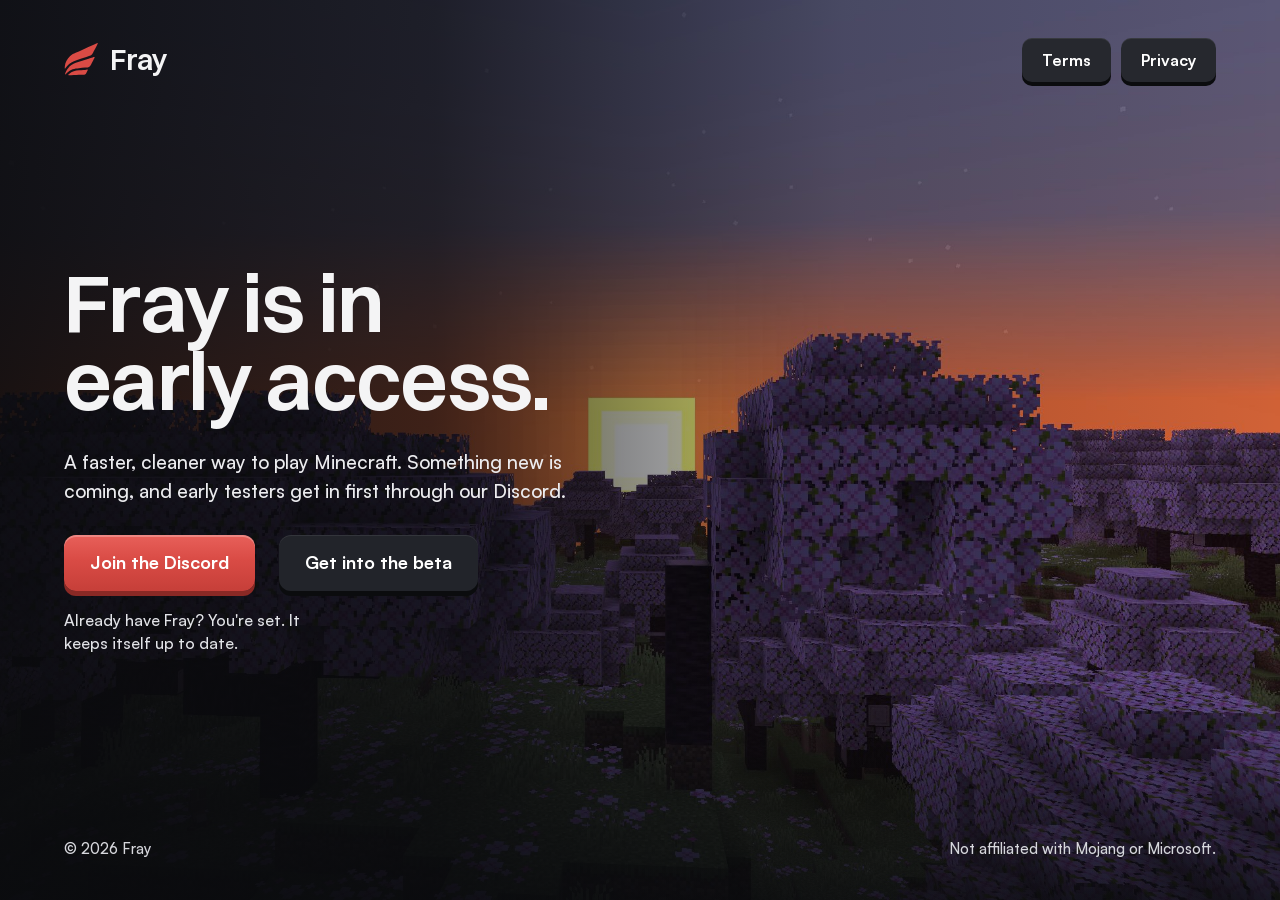
<file: index.html>
<!doctype html>
<html lang="en">
<head>
<meta charset="utf-8">
<meta name="viewport" content="width=device-width, initial-scale=1">
<title>Fray</title>
<meta name="description" content="Fray is in early access. Join the Discord to get in first.">
<meta name="color-scheme" content="dark">
<meta name="theme-color" content="#101114">
<meta property="og:title" content="Fray">
<meta property="og:description" content="Fray is in early access. Join the Discord to get in first.">
<meta property="og:url" content="https://fray-client.github.io/">
<link rel="canonical" href="https://fray-client.github.io/">
<link rel="icon" href="assets/wing.svg" type="image/svg+xml">
<link rel="preload" href="assets/fonts/ClashDisplay-600.woff2" as="font" type="font/woff2" crossorigin>
<link rel="preload" href="assets/fonts/Satoshi-500.woff2" as="font" type="font/woff2" crossorigin>
<link rel="stylesheet" href="assets/site.css?v=3fd20cea28">
</head>
<body class="hero">
<div class="hero-bg" aria-hidden="true"></div>
<div class="hero-inner">
<header class="hero-top">
  <a class="mark" href="./" aria-label="Fray home"><svg viewBox="146 123 740 740" aria-hidden="true" fill="#D94B45"><path d="M 164.10 679.80 C 161.18 666.09 162.91 647.60 164.02 633.50 C 170.78 547.63 217.05 463.84 280.65 406.60 C 318.72 372.33 353.89 357.04 399.66 336.49 C 427.01 324.20 454.42 311.980 481.89 299.93 C 543.03 273.12 603.96 245.36 664.88 217.96 C 715.13 195.36 765.38 172.76 815.63 150.15 C 824.17 146.31 873.39 122.76 878.59 124.06 C 889.96 126.92 867.30 162.43 863.72 169.37 C 841.41 212.61 818.76 256.52 796.46 299.76 C 785.91 320.21 771.99 353.12 757.59 369.72 C 748.29 380.43 735.92 390.46 723.22 396.81 C 713.29 401.77 700.70 405.01 690.03 408.48 C 670.85 414.72 651.56 420.99 632.36 427.24 C 561.03 450.44 487.96 471.66 417.50 497.10 C 338.78 525.52 270.95 559.04 214.17 622.48 C 202.86 635.12 192.60 648.65 183.35 662.88 C 181.20 666.19 171.40 682.60 168.55 683.39 C 165.16 684.33 165.17 682.37 164.10 679.80 Z"/><path d="M 173.79 811.27 C 163.53 797.50 181.98 755.22 189.81 741.69 C 222.35 685.51 252.60 639.85 307.20 602.49 C 337.17 581.98 370.09 566.69 403.79 553.42 C 495.06 517.49 588.19 491.84 682.03 463.69 C 711.70 454.79 741.36 445.89 771.03 436.99 C 777.88 434.94 805.45 425.33 810.62 427.46 C 813.96 428.83 814.79 431.06 814.59 434.50 C 814.20 441.30 788.36 487.84 783.38 497.49 C 770.08 523.29 756.78 549.06 743.48 574.86 C 735.02 591.24 723.39 619.03 710.90 631.42 C 701.92 640.33 689.80 647.79 677.52 651.02 C 658.47 656.03 626.27 656.74 605.59 658.78 C 560.56 663.22 515.31 667.18 470.24 671.49 C 421.89 676.12 380.35 678.90 334.01 695.87 C 294.56 710.31 257.52 731.84 225.97 759.64 C 215.70 768.70 206.04 778.44 197.05 788.77 C 191.94 794.63 184.76 804.84 178.99 809.33 C 176.16 811.53 176.96 810.97 173.79 811.27 Z"/><path d="M 236.84 821.78 C 233.51 814.34 249.85 800.72 255.22 795.98 C 322.80 736.36 388.92 726.30 474.74 718.08 C 506.57 715.04 538.31 711.78 570.17 709.05 C 590.57 707.30 611.13 705.18 631.51 703.22 C 638.04 702.59 650.94 700.38 656.83 700.97 C 658.77 701.16 660.77 701.60 662.18 703.07 C 667.32 708.47 653.35 730.24 650.09 736.56 C 641.95 752.34 627.78 785.51 617.58 797.87 C 613.31 803.03 607.37 807.34 601.30 810.13 C 587.21 816.59 539.67 815.00 521.67 815.49 C 486.04 816.45 450.72 817.17 415.10 818.50 C 377.30 819.91 339.51 821.18 301.71 822.59 C 284.32 823.24 262.94 825.67 246.00 824.51 C 241.75 824.22 240.44 824.10 236.84 821.78 Z"/></svg><span>Fray</span></a>
  <nav class="pillnav" aria-label="Legal">
    <a class="pill" href="terms/">Terms</a>
    <a class="pill" href="privacy/">Privacy</a>
  </nav>
</header>
<main class="hero-main">
  <h1>Fray is in<br>early access.</h1>
  <p class="hero-lede">A faster, cleaner way to play Minecraft. Something new is coming, and early testers get in first through our Discord.</p>
  <div class="hero-cta">
    <a class="btn" href="https://discord.gg/2nsUmHctxW">Join the Discord</a>
    <a class="btn alt" href="beta/">Get into the beta</a>
    <p class="hero-note">Already have Fray? You're set. It keeps itself up to date.</p>
  </div>
</main>
<footer class="hero-foot">
  <span>&copy; 2026 Fray</span>
  <span>Not affiliated with Mojang or Microsoft.</span>
</footer>
</div>
</body>
</html>
</file>
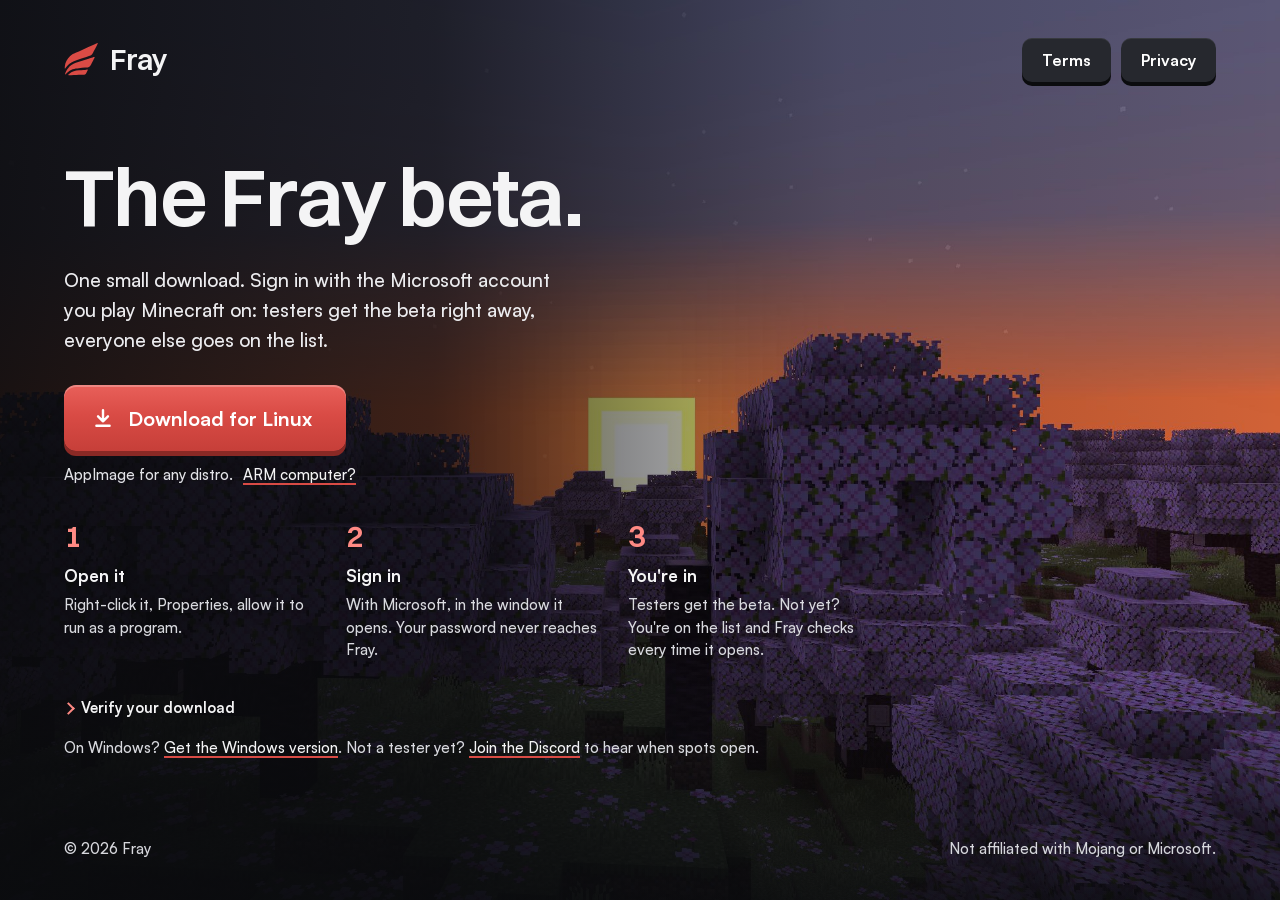
<file: beta/index.html>
<!doctype html>
<html lang="en">
<head>
<meta charset="utf-8">
<meta name="viewport" content="width=device-width, initial-scale=1">
<title>Fray beta</title>
<meta name="description" content="Get into the Fray beta: download Fray, sign in, and see if you're in.">
<meta name="color-scheme" content="dark">
<meta name="theme-color" content="#101114">
<meta property="og:title" content="Fray beta">
<meta property="og:description" content="Get into the Fray beta: download Fray, sign in, and see if you're in.">
<meta property="og:url" content="https://fray-client.github.io/beta/">
<link rel="canonical" href="https://fray-client.github.io/beta/">
<link rel="icon" href="../assets/wing.svg" type="image/svg+xml">
<link rel="preload" href="../assets/fonts/ClashDisplay-600.woff2" as="font" type="font/woff2" crossorigin>
<link rel="preload" href="../assets/fonts/Satoshi-500.woff2" as="font" type="font/woff2" crossorigin>
<link rel="stylesheet" href="../assets/site.css?v=3fd20cea28">
</head>
<body class="hero beta">
<div class="hero-bg" aria-hidden="true"></div>
<div class="hero-inner">
<header class="hero-top">
  <a class="mark" href="../" aria-label="Fray home"><svg viewBox="146 123 740 740" aria-hidden="true" fill="#D94B45"><path d="M 164.10 679.80 C 161.18 666.09 162.91 647.60 164.02 633.50 C 170.78 547.63 217.05 463.84 280.65 406.60 C 318.72 372.33 353.89 357.04 399.66 336.49 C 427.01 324.20 454.42 311.980 481.89 299.93 C 543.03 273.12 603.96 245.36 664.88 217.96 C 715.13 195.36 765.38 172.76 815.63 150.15 C 824.17 146.31 873.39 122.76 878.59 124.06 C 889.96 126.92 867.30 162.43 863.72 169.37 C 841.41 212.61 818.76 256.52 796.46 299.76 C 785.91 320.21 771.99 353.12 757.59 369.72 C 748.29 380.43 735.92 390.46 723.22 396.81 C 713.29 401.77 700.70 405.01 690.03 408.48 C 670.85 414.72 651.56 420.99 632.36 427.24 C 561.03 450.44 487.96 471.66 417.50 497.10 C 338.78 525.52 270.95 559.04 214.17 622.48 C 202.86 635.12 192.60 648.65 183.35 662.88 C 181.20 666.19 171.40 682.60 168.55 683.39 C 165.16 684.33 165.17 682.37 164.10 679.80 Z"/><path d="M 173.79 811.27 C 163.53 797.50 181.98 755.22 189.81 741.69 C 222.35 685.51 252.60 639.85 307.20 602.49 C 337.17 581.98 370.09 566.69 403.79 553.42 C 495.06 517.49 588.19 491.84 682.03 463.69 C 711.70 454.79 741.36 445.89 771.03 436.99 C 777.88 434.94 805.45 425.33 810.62 427.46 C 813.96 428.83 814.79 431.06 814.59 434.50 C 814.20 441.30 788.36 487.84 783.38 497.49 C 770.08 523.29 756.78 549.06 743.48 574.86 C 735.02 591.24 723.39 619.03 710.90 631.42 C 701.92 640.33 689.80 647.79 677.52 651.02 C 658.47 656.03 626.27 656.74 605.59 658.78 C 560.56 663.22 515.31 667.18 470.24 671.49 C 421.89 676.12 380.35 678.90 334.01 695.87 C 294.56 710.31 257.52 731.84 225.97 759.64 C 215.70 768.70 206.04 778.44 197.05 788.77 C 191.94 794.63 184.76 804.84 178.99 809.33 C 176.16 811.53 176.96 810.97 173.79 811.27 Z"/><path d="M 236.84 821.78 C 233.51 814.34 249.85 800.72 255.22 795.98 C 322.80 736.36 388.92 726.30 474.74 718.08 C 506.57 715.04 538.31 711.78 570.17 709.05 C 590.57 707.30 611.13 705.18 631.51 703.22 C 638.04 702.59 650.94 700.38 656.83 700.97 C 658.77 701.16 660.77 701.60 662.18 703.07 C 667.32 708.47 653.35 730.24 650.09 736.56 C 641.95 752.34 627.78 785.51 617.58 797.87 C 613.31 803.03 607.37 807.34 601.30 810.13 C 587.21 816.59 539.67 815.00 521.67 815.49 C 486.04 816.45 450.72 817.17 415.10 818.50 C 377.30 819.91 339.51 821.18 301.71 822.59 C 284.32 823.24 262.94 825.67 246.00 824.51 C 241.75 824.22 240.44 824.10 236.84 821.78 Z"/></svg><span>Fray</span></a>
  <nav class="pillnav" aria-label="Legal">
    <a class="pill" href="../terms/">Terms</a>
    <a class="pill" href="../privacy/">Privacy</a>
  </nav>
</header>
<main class="hero-main beta-main">
  <h1>The Fray beta.</h1>
  <p class="hero-lede">One small download. Sign in with the Microsoft account you play Minecraft on: testers get the beta right away, everyone else goes on the list.</p>
  <div class="dl" data-os="windows" data-arch="x86_64">
    <div class="get">
      <a class="btn get-btn dl-win" href="https://fray-server.fray-client.workers.dev/get/Fray-Beta-Installer.exe" download><svg class="down" viewBox="0 0 20 20" aria-hidden="true"><path d="M10 3v10m-4.5-4.5L10 13l4.5-4.5M4 17h12" fill="none" stroke="currentColor" stroke-width="2.2" stroke-linecap="round" stroke-linejoin="round"/></svg>Download for Windows</a>
      <a class="btn get-btn dl-linux" id="linuxBtn" href="https://fray-server.fray-client.workers.dev/get/Fray-Beta-Installer-x86_64.AppImage" download><svg class="down" viewBox="0 0 20 20" aria-hidden="true"><path d="M10 3v10m-4.5-4.5L10 13l4.5-4.5M4 17h12" fill="none" stroke="currentColor" stroke-width="2.2" stroke-linecap="round" stroke-linejoin="round"/></svg>Download for Linux</a>
      <p class="for dl-win">Windows 10 and 11. The official Fray comes with it.</p>
      <p class="for dl-linux"><span class="arch-x86">AppImage for any distro.</span><span class="arch-arm">AppImage for ARM.</span> <a class="arch-x86" href="https://fray-server.fray-client.workers.dev/get/Fray-Beta-Installer-aarch64.AppImage" download>ARM computer?</a><a class="arch-arm" href="https://fray-server.fray-client.workers.dev/get/Fray-Beta-Installer-x86_64.AppImage" download>Not on ARM?</a></p>
    </div>
    <ol class="steps" aria-label="What happens next">
      <li><b>Open it</b><span class="dl-win">Windows may ask first. <a href="#win-help" data-open="win-help">Here's how</a>.</span><span class="dl-linux">Right-click it, Properties, allow it to run as a program.</span></li>
      <li><b>Sign in</b><span>With Microsoft, in the window it opens. Your password never reaches Fray.</span></li>
      <li><b>You're in</b><span>Testers get the beta. Not yet? You're on the list and Fray checks every time it opens.</span></li>
    </ol>
    <div class="more">
      <details class="fold dl-win" id="win-help"><summary>Windows says it isn't safe?</summary>
        <p>Fray is new and not code-signed yet (that costs money), so Windows and your browser ask before running it. It only ever comes from this page.</p>
        <p><b>Browser:</b> in Chrome's downloads, <kbd>Keep</kbd>. In Edge, <kbd>...</kbd> &rsaquo; <kbd>Keep</kbd> &rsaquo; <kbd>Show more</kbd> &rsaquo; <kbd>Keep anyway</kbd></p>
        <p><b>Windows protected your PC:</b> <kbd>More info</kbd> &rsaquo; <kbd>Run anyway</kbd></p>
      </details>
      <details class="fold"><summary>Verify your download</summary>
        <p>Each file's SHA-256. Yours should match exactly.</p>
        <p class="sha">Windows <code>41dc9efdaa65480860e0f960db5c301470ce28a817087c9e841a0bf60df2cf98</code></p><p class="sha">Linux <code>d586c60328b2ab9628ef891dbbe522259ee36bfcd9b82e367c0238422897cddc</code></p><p class="sha">Linux, ARM <code>6cb4c478d701f1e808543189913103219c6aaee9f42c857dc8f38bea888bc7ef</code></p>
      </details>
      <p class="other"><span class="dl-win">On Linux? <a href="?os=linux" data-os-go="linux">Get the Linux version</a>.</span><span class="dl-linux">On Windows? <a href="?os=windows" data-os-go="windows">Get the Windows version</a>.</span> Not a tester yet? <a href="https://discord.gg/2nsUmHctxW">Join the Discord</a> to hear when spots open.</p>
    </div>
  </div>
</main>
<script>
// One download for the visitor's system: Linux or Windows, and on Linux the ARM build when the browser says ARM.
// ?os=linux|windows (and ?arch=arm) picks by hand; without JavaScript the page shows Windows.
(async () => {
  const dl = document.querySelector(".dl");
  const q = new URLSearchParams(location.search);
  const ua = navigator.userAgent;
  let os = /Linux|X11|CrOS/.test(ua) && !/Android/.test(ua) ? "linux" : "windows";
  let arm = /aarch64|arm64|armv\d/i.test(ua);
  try {
    if (navigator.userAgentData?.getHighEntropyValues) {
      const v = await navigator.userAgentData.getHighEntropyValues(["architecture", "platform"]);
      if (v.platform === "Linux" || v.platform === "Chrome OS") os = "linux";
      else if (v.platform === "Windows") os = "windows";
      if (v.architecture) arm = v.architecture === "arm";
    }
  } catch {}
  if (q.get("os") === "linux" || q.get("os") === "windows") os = q.get("os");
  if (q.get("arch") === "arm") arm = true;
  const show = (o) => { dl.dataset.os = o; };
  dl.dataset.arch = arm ? "arm" : "x86_64";
  if (arm) document.getElementById("linuxBtn").href = "https://fray-server.fray-client.workers.dev/get/Fray-Beta-Installer-aarch64.AppImage";
  show(os);
  document.querySelectorAll("[data-os-go]").forEach((a) => a.addEventListener("click", (e) => { e.preventDefault(); show(a.dataset.osGo); }));
  document.querySelectorAll("[data-open]").forEach((a) => a.addEventListener("click", (e) => { e.preventDefault(); const d = document.getElementById(a.dataset.open); d.open = true; d.scrollIntoView({ block: "nearest", behavior: "smooth" }); }));
})();
</script>
<footer class="hero-foot">
  <span>&copy; 2026 Fray</span>
  <span>Not affiliated with Mojang or Microsoft.</span>
</footer>
</div>
</body>
</html>
</file>
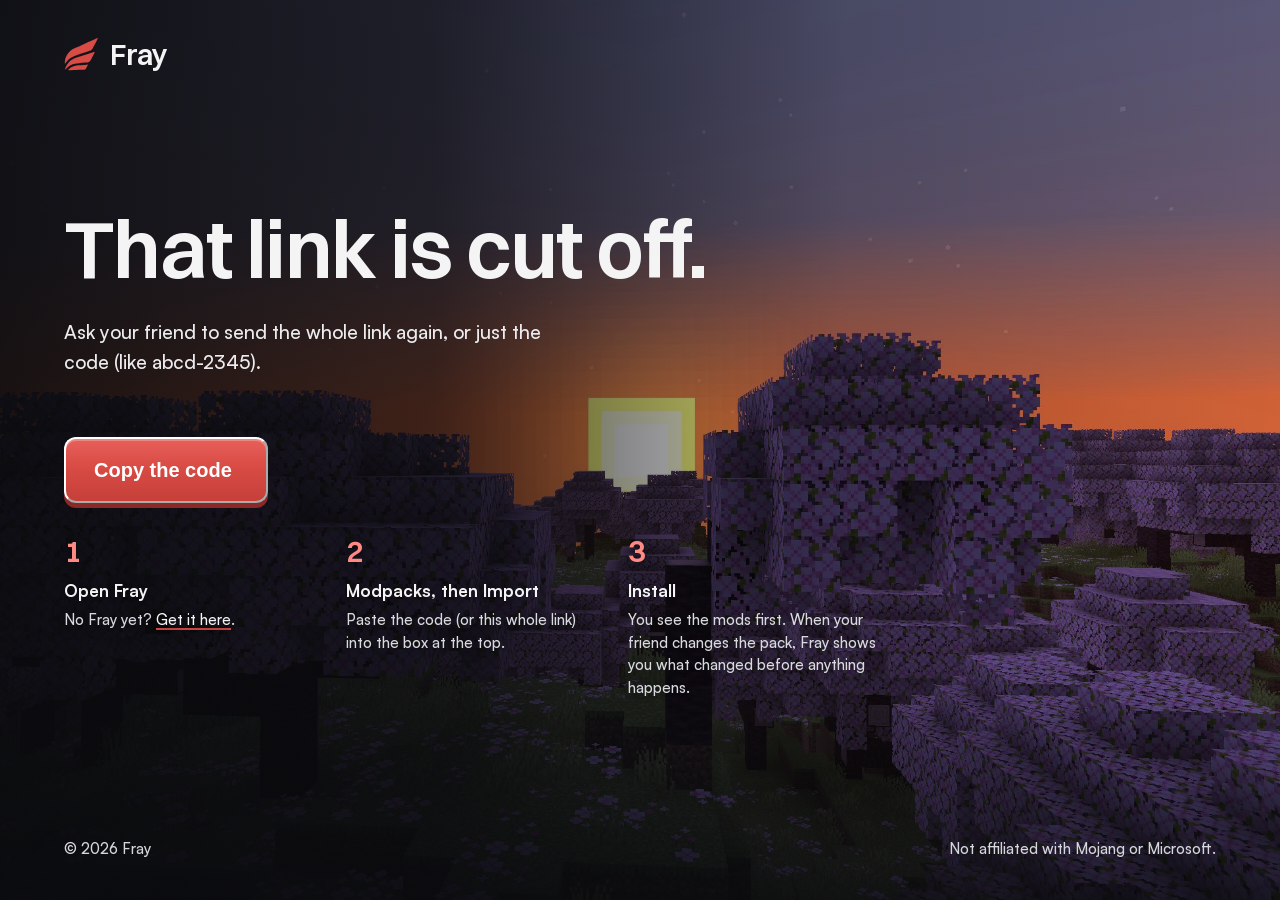
<file: pack/index.html>
<!doctype html>
<html lang="en">
<head>
<meta charset="utf-8">
<meta name="viewport" content="width=device-width, initial-scale=1">
<title>A Fray modpack</title>
<meta name="description" content="A friend shared a Fray modpack with you.">
<meta name="color-scheme" content="dark">
<meta name="theme-color" content="#101114">
<meta property="og:title" content="A Fray modpack">
<meta property="og:description" content="A friend shared a Fray modpack with you.">
<meta property="og:url" content="https://fray-client.github.io/pack/">
<link rel="canonical" href="https://fray-client.github.io/pack/">
<link rel="icon" href="../assets/wing.svg" type="image/svg+xml">
<link rel="preload" href="../assets/fonts/ClashDisplay-600.woff2" as="font" type="font/woff2" crossorigin>
<link rel="preload" href="../assets/fonts/Satoshi-500.woff2" as="font" type="font/woff2" crossorigin>
<link rel="stylesheet" href="../assets/site.css?v=3fd20cea28">
</head>
<body class="hero beta">
<div class="hero-bg" aria-hidden="true"></div>
<div class="hero-inner">
<header class="hero-top">
  <a class="mark" href="../" aria-label="Fray home"><svg viewBox="146 123 740 740" aria-hidden="true" fill="#D94B45"><path d="M 164.10 679.80 C 161.18 666.09 162.91 647.60 164.02 633.50 C 170.78 547.63 217.05 463.84 280.65 406.60 C 318.72 372.33 353.89 357.04 399.66 336.49 C 427.01 324.20 454.42 311.980 481.89 299.93 C 543.03 273.12 603.96 245.36 664.88 217.96 C 715.13 195.36 765.38 172.76 815.63 150.15 C 824.17 146.31 873.39 122.76 878.59 124.06 C 889.96 126.92 867.30 162.43 863.72 169.37 C 841.41 212.61 818.76 256.52 796.46 299.76 C 785.91 320.21 771.99 353.12 757.59 369.72 C 748.29 380.43 735.92 390.46 723.22 396.81 C 713.29 401.77 700.70 405.01 690.03 408.48 C 670.85 414.72 651.56 420.99 632.36 427.24 C 561.03 450.44 487.96 471.66 417.50 497.10 C 338.78 525.52 270.95 559.04 214.17 622.48 C 202.86 635.12 192.60 648.65 183.35 662.88 C 181.20 666.19 171.40 682.60 168.55 683.39 C 165.16 684.33 165.17 682.37 164.10 679.80 Z"/><path d="M 173.79 811.27 C 163.53 797.50 181.98 755.22 189.81 741.69 C 222.35 685.51 252.60 639.85 307.20 602.49 C 337.17 581.98 370.09 566.69 403.79 553.42 C 495.06 517.49 588.19 491.84 682.03 463.69 C 711.70 454.79 741.36 445.89 771.03 436.99 C 777.88 434.94 805.45 425.33 810.62 427.46 C 813.96 428.83 814.79 431.06 814.59 434.50 C 814.20 441.30 788.36 487.84 783.38 497.49 C 770.08 523.29 756.78 549.06 743.48 574.86 C 735.02 591.24 723.39 619.03 710.90 631.42 C 701.92 640.33 689.80 647.79 677.52 651.02 C 658.47 656.03 626.27 656.74 605.59 658.78 C 560.56 663.22 515.31 667.18 470.24 671.49 C 421.89 676.12 380.35 678.90 334.01 695.87 C 294.56 710.31 257.52 731.84 225.97 759.64 C 215.70 768.70 206.04 778.44 197.05 788.77 C 191.94 794.63 184.76 804.84 178.99 809.33 C 176.16 811.53 176.96 810.97 173.79 811.27 Z"/><path d="M 236.84 821.78 C 233.51 814.34 249.85 800.72 255.22 795.98 C 322.80 736.36 388.92 726.30 474.74 718.08 C 506.57 715.04 538.31 711.78 570.17 709.05 C 590.57 707.30 611.13 705.18 631.51 703.22 C 638.04 702.59 650.94 700.38 656.83 700.97 C 658.77 701.16 660.77 701.60 662.18 703.07 C 667.32 708.47 653.35 730.24 650.09 736.56 C 641.95 752.34 627.78 785.51 617.58 797.87 C 613.31 803.03 607.37 807.34 601.30 810.13 C 587.21 816.59 539.67 815.00 521.67 815.49 C 486.04 816.45 450.72 817.17 415.10 818.50 C 377.30 819.91 339.51 821.18 301.71 822.59 C 284.32 823.24 262.94 825.67 246.00 824.51 C 241.75 824.22 240.44 824.10 236.84 821.78 Z"/></svg><span>Fray</span></a>
</header>
<main class="hero-main beta-main">
  <h1 id="packTitle">A Fray modpack.</h1>
  <p class="hero-lede" id="packLede">A friend shared a modpack with you. Here's its code.</p>
  <div class="dl">
    <div class="get">
      <p class="pack-code" id="packCode" aria-live="polite"></p>
      <button class="btn get-btn" id="packCopy" type="button">Copy the code</button>
    </div>
    <ol class="steps" aria-label="How to use it">
      <li><b>Open Fray</b><span>No Fray yet? <a href="../beta/">Get it here</a>.</span></li>
      <li><b>Modpacks, then Import</b><span>Paste the code (or this whole link) into the box at the top.</span></li>
      <li><b>Install</b><span>You see the mods first. When your friend changes the pack, Fray shows you what changed before anything happens.</span></li>
    </ol>
  </div>
</main>
<script>
(() => {
  const raw = decodeURIComponent((location.hash || "").slice(1)).trim().toLowerCase().replace(/[^a-z0-9]/g, "");
  const ok = raw.length === 8 && /^[abcdefghijkmnpqrstuvwxyz23456789]{8}$/.test(raw);
  const code = ok ? raw.slice(0, 4) + "-" + raw.slice(4) : "";
  const el = document.getElementById("packCode");
  const btn = document.getElementById("packCopy");
  if (!ok) {
    document.getElementById("packTitle").textContent = "That link is cut off.";
    document.getElementById("packLede").textContent = "Ask your friend to send the whole link again, or just the code (like abcd-2345).";
    btn.hidden = true;
    return;
  }
  el.textContent = code;
  btn.addEventListener("click", async () => {
    try { await navigator.clipboard.writeText(code); btn.textContent = "Copied"; } catch { getSelection().selectAllChildren(el); }
  });
})();
</script>
<footer class="hero-foot">
  <span>&copy; 2026 Fray</span>
  <span>Not affiliated with Mojang or Microsoft.</span>
</footer>
</div>
</body>
</html>
</file>
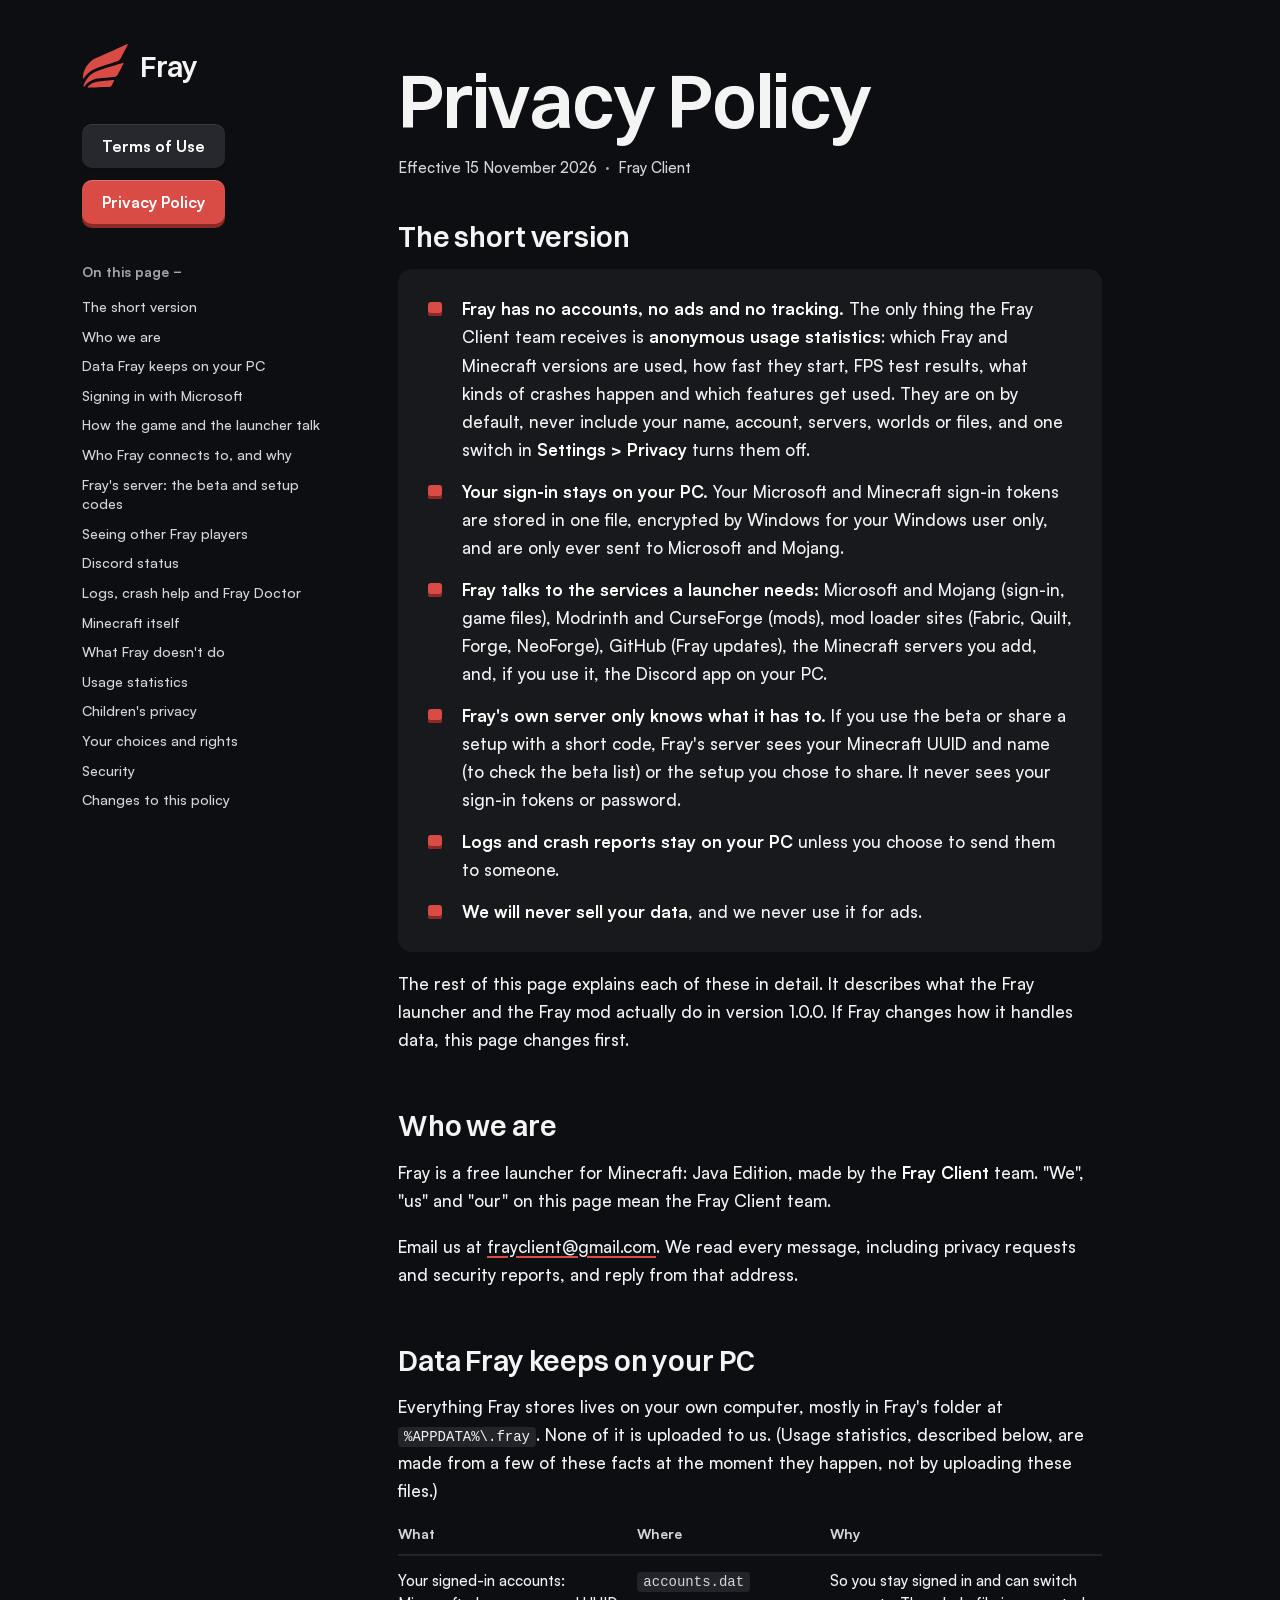
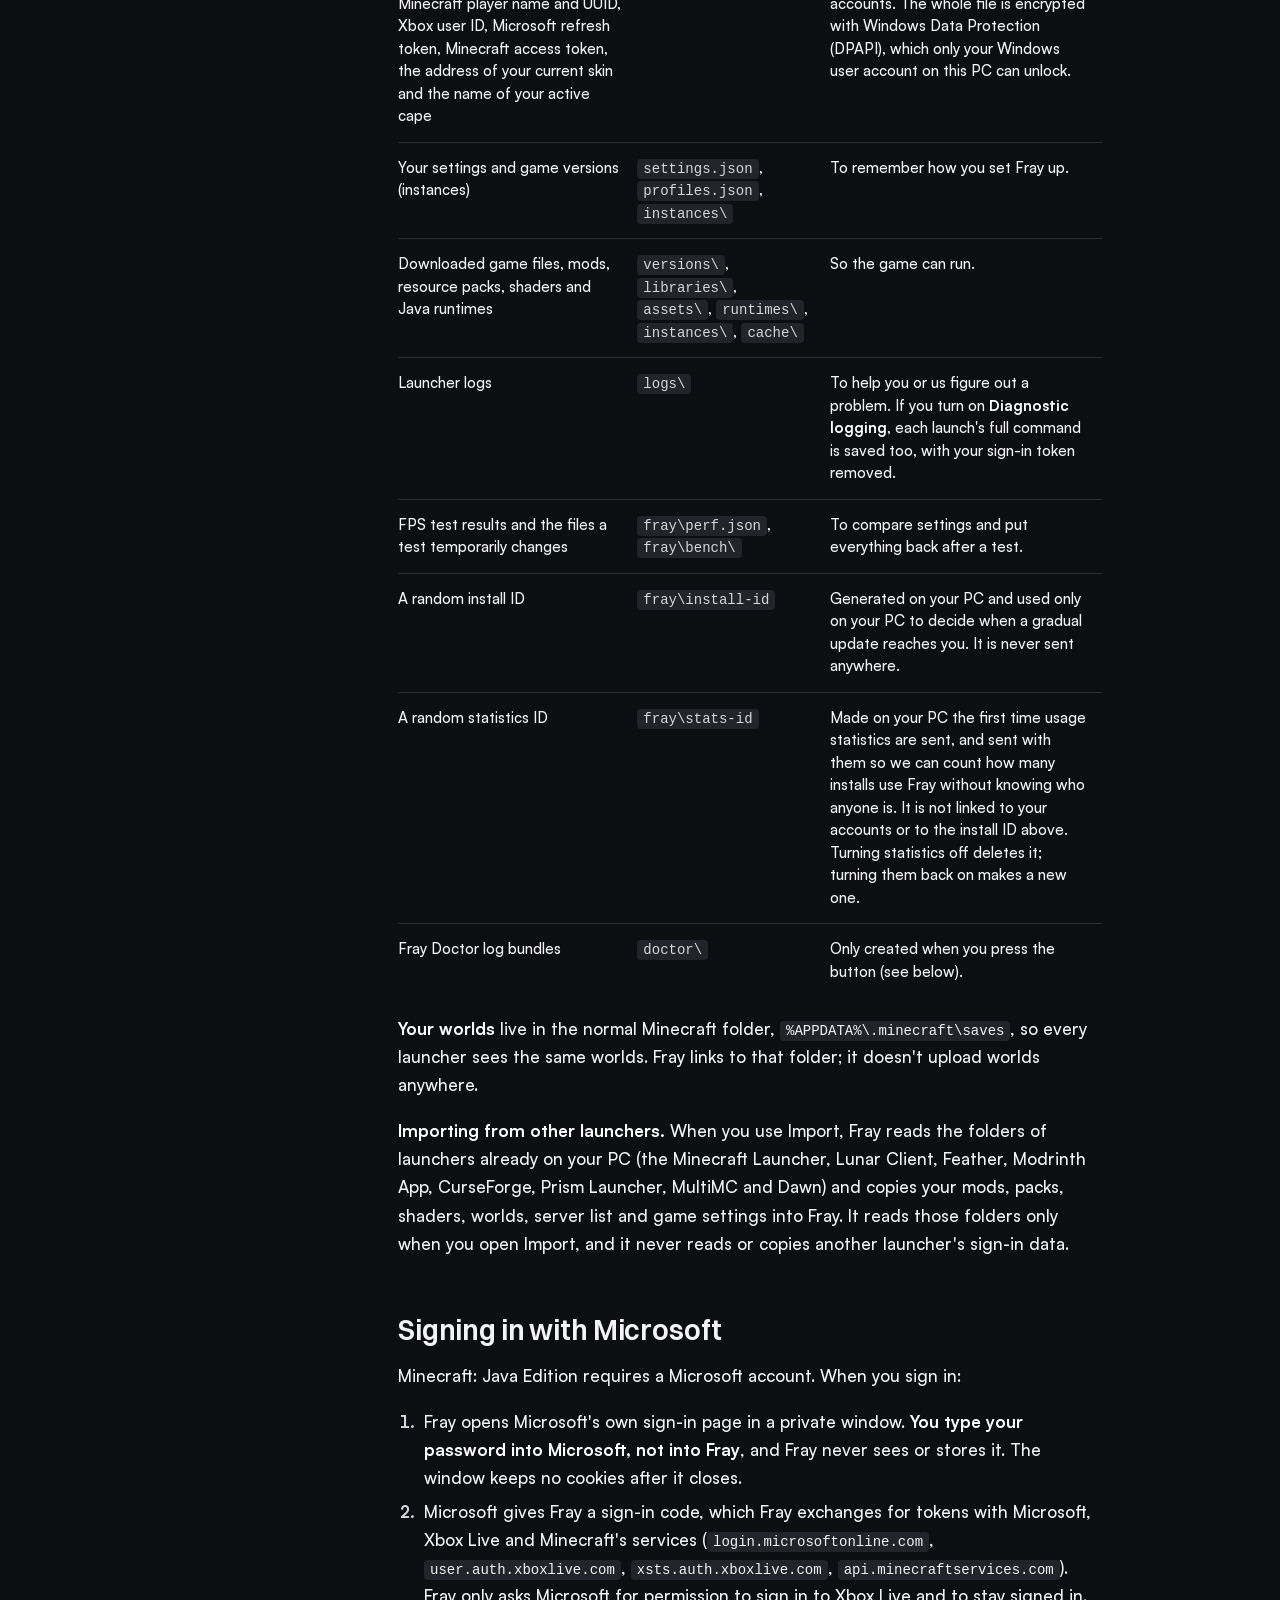
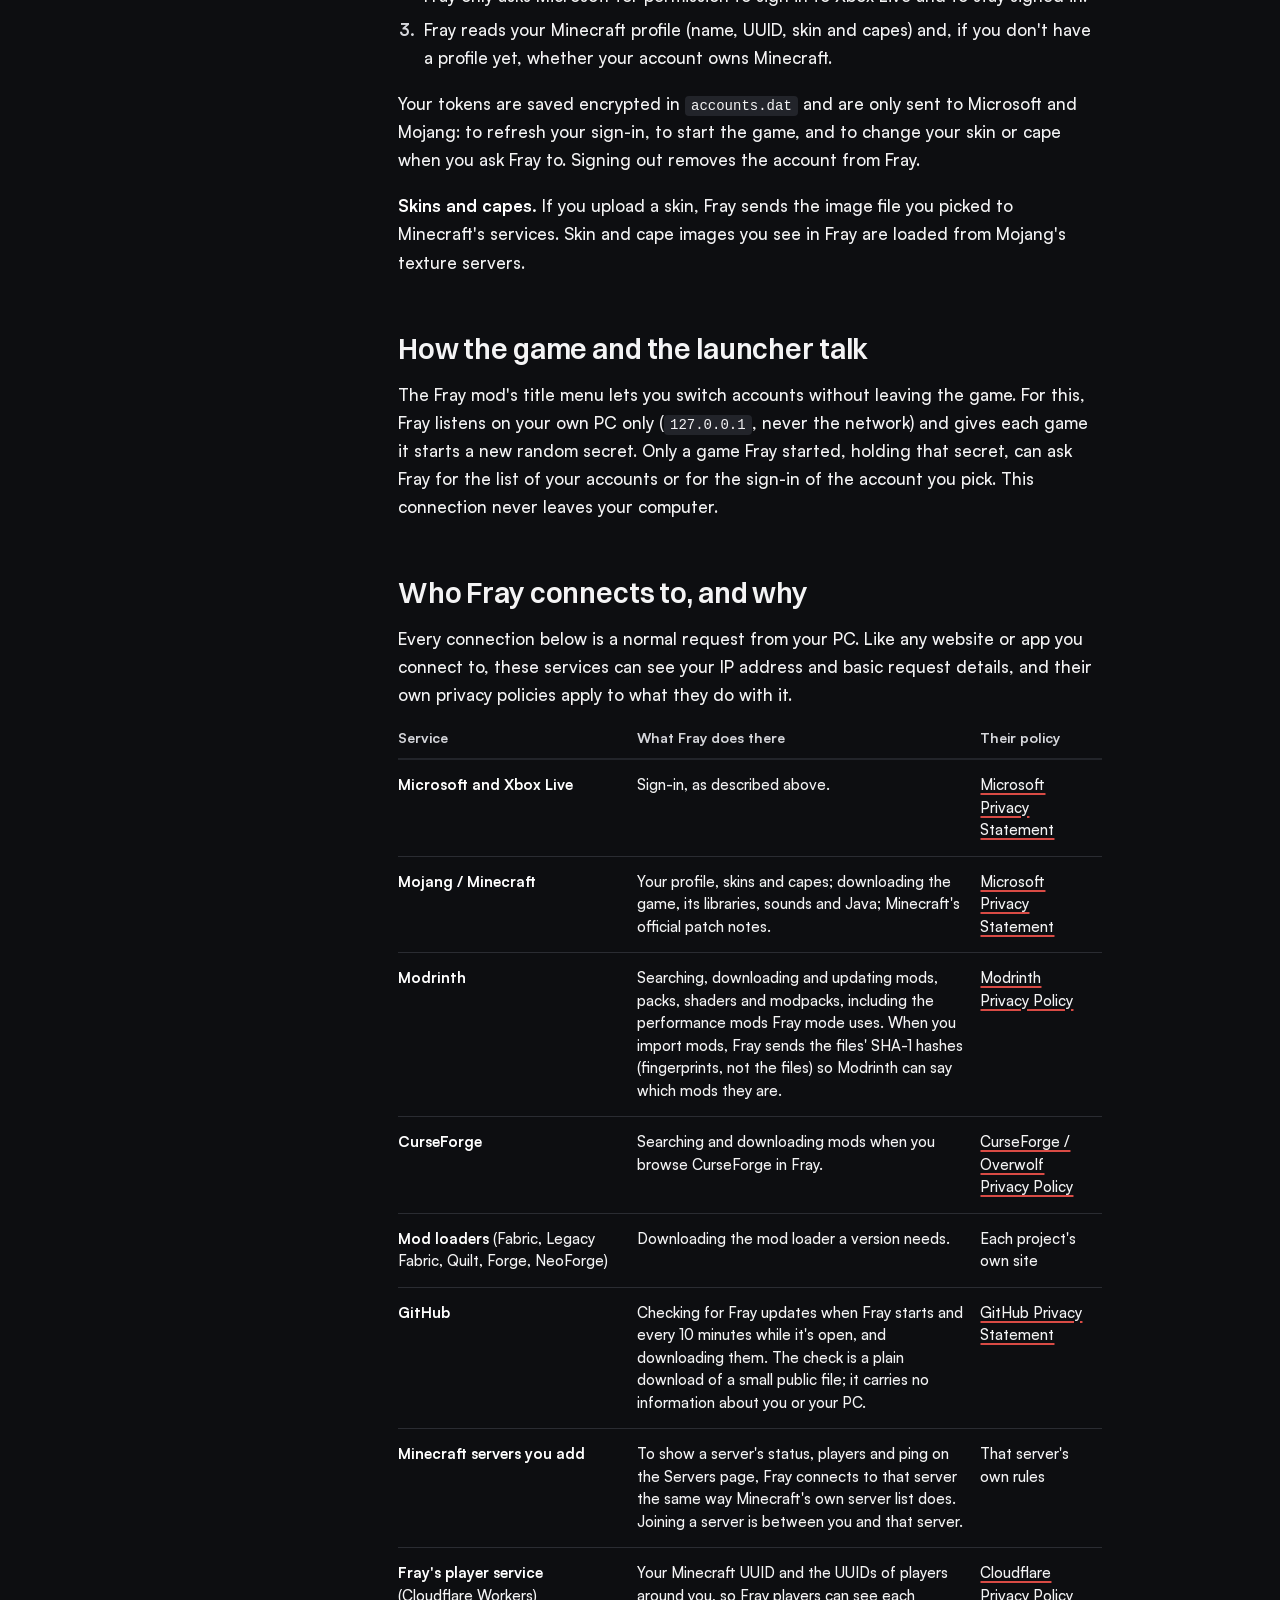
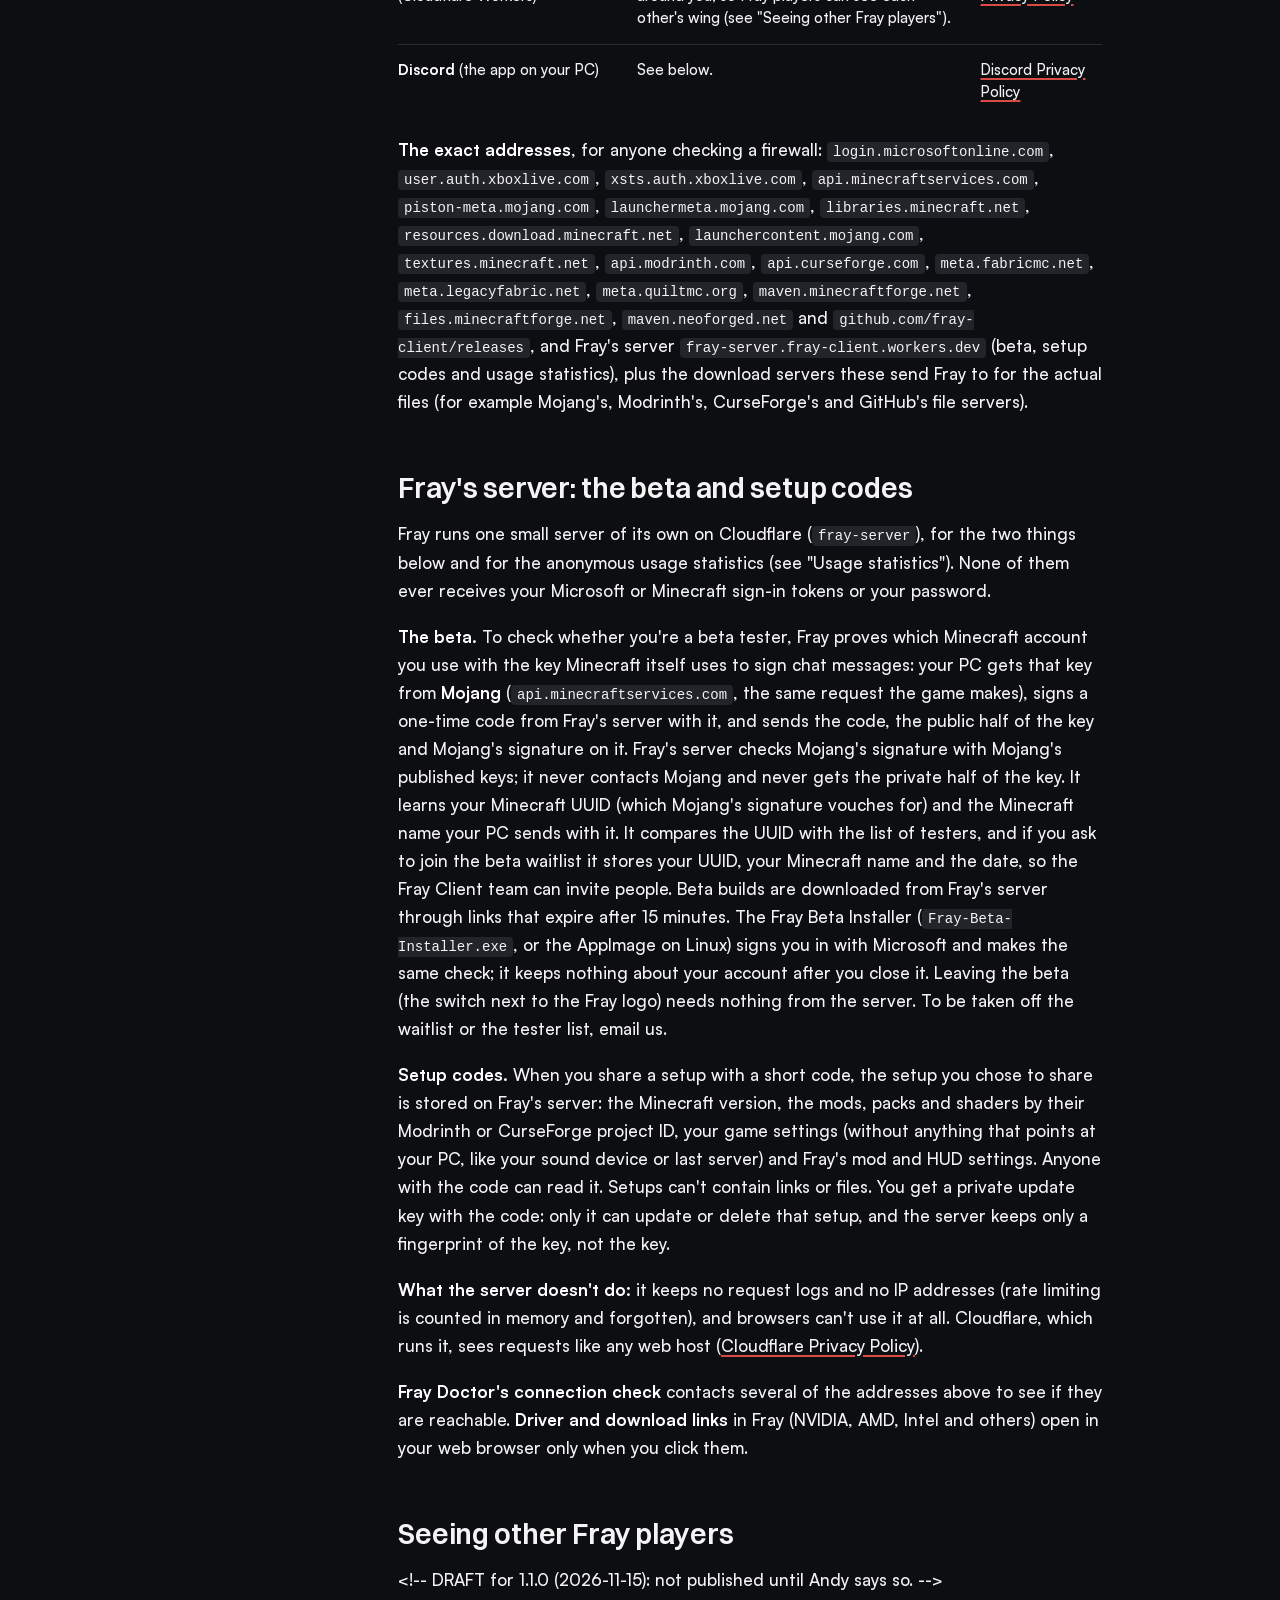
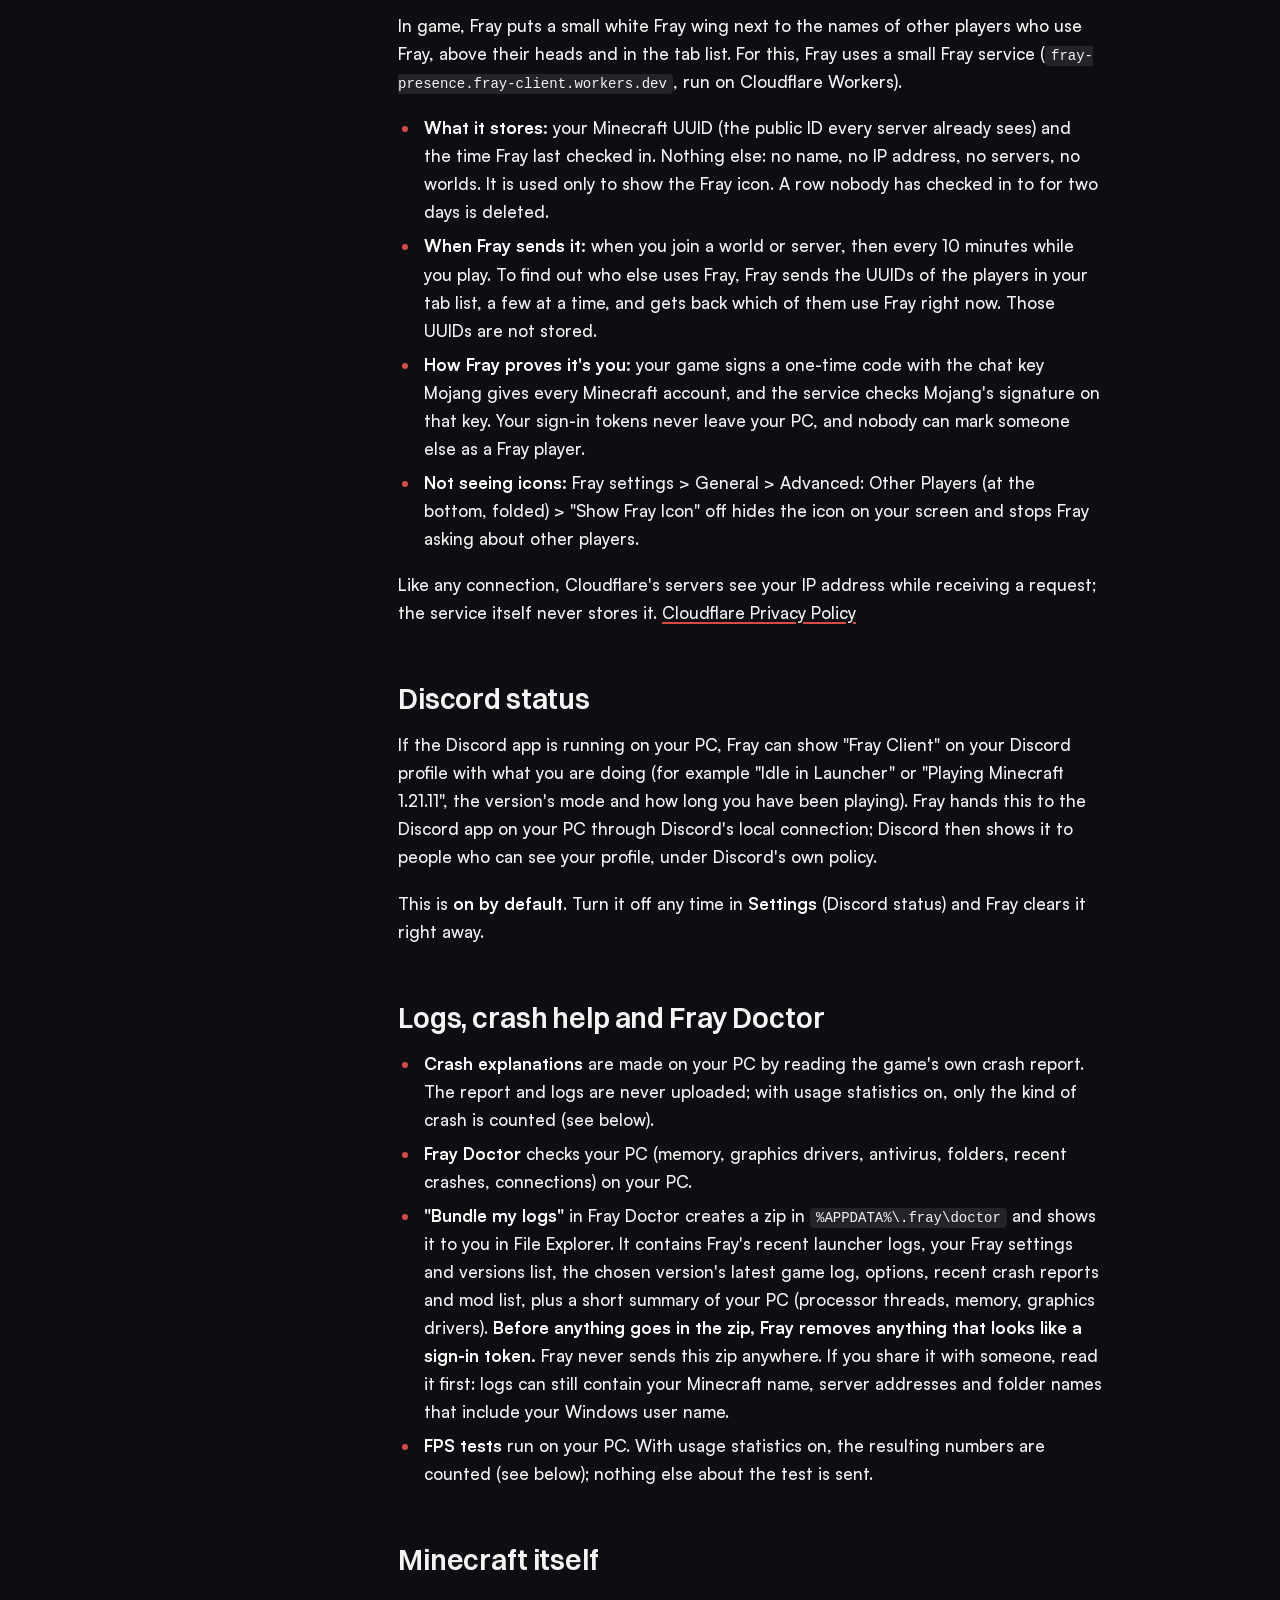
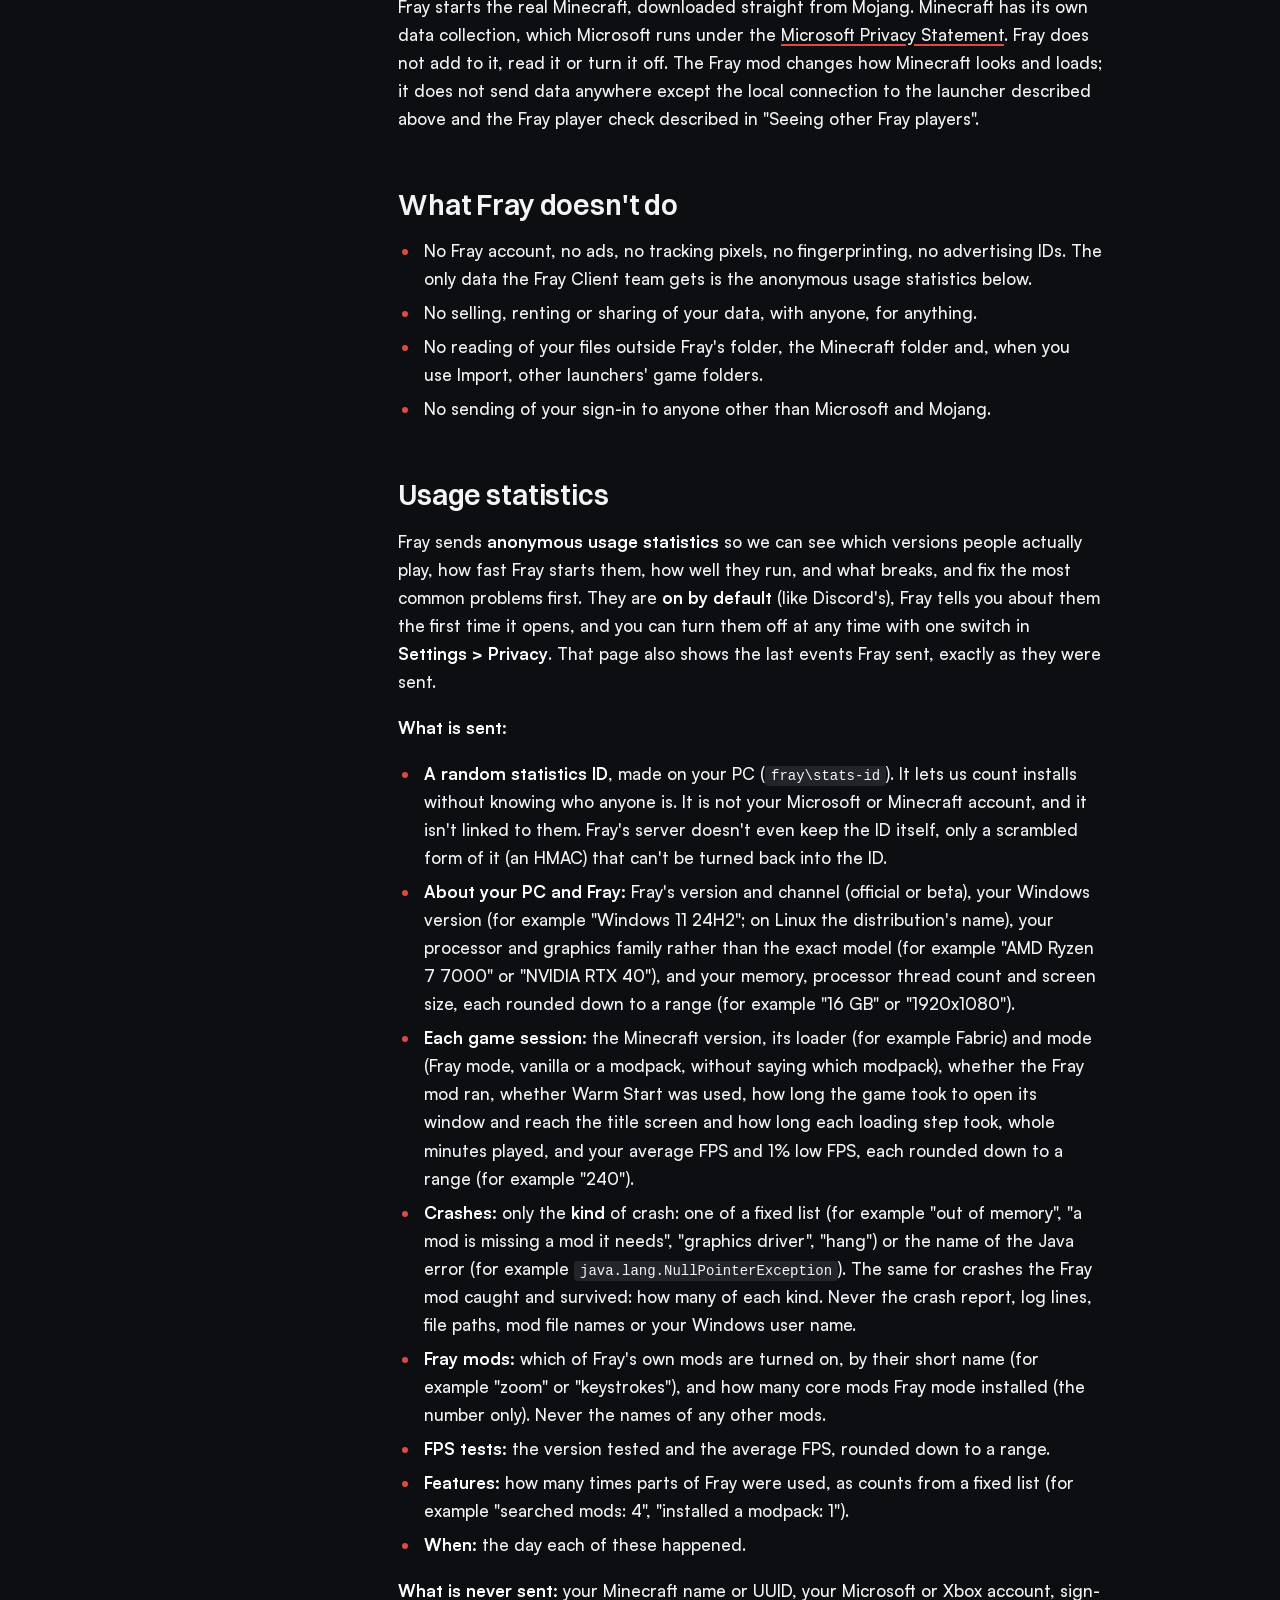
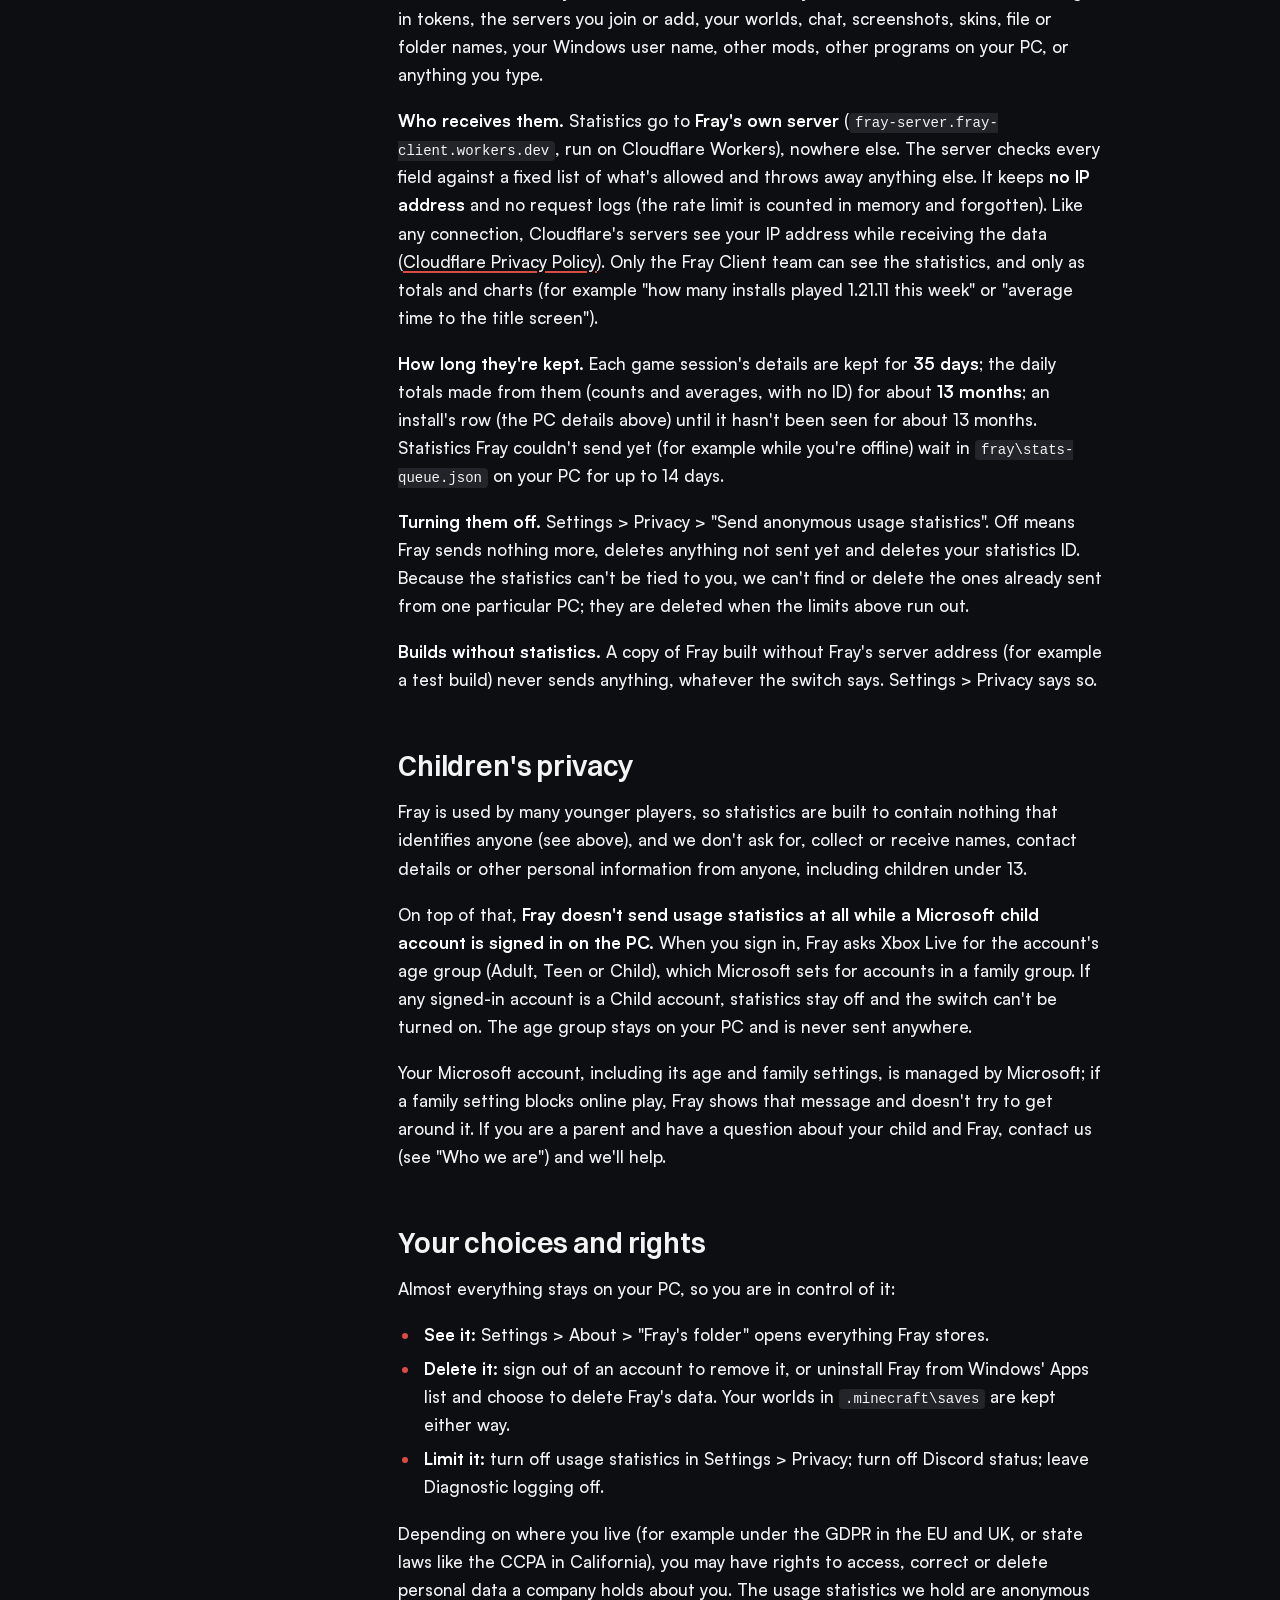
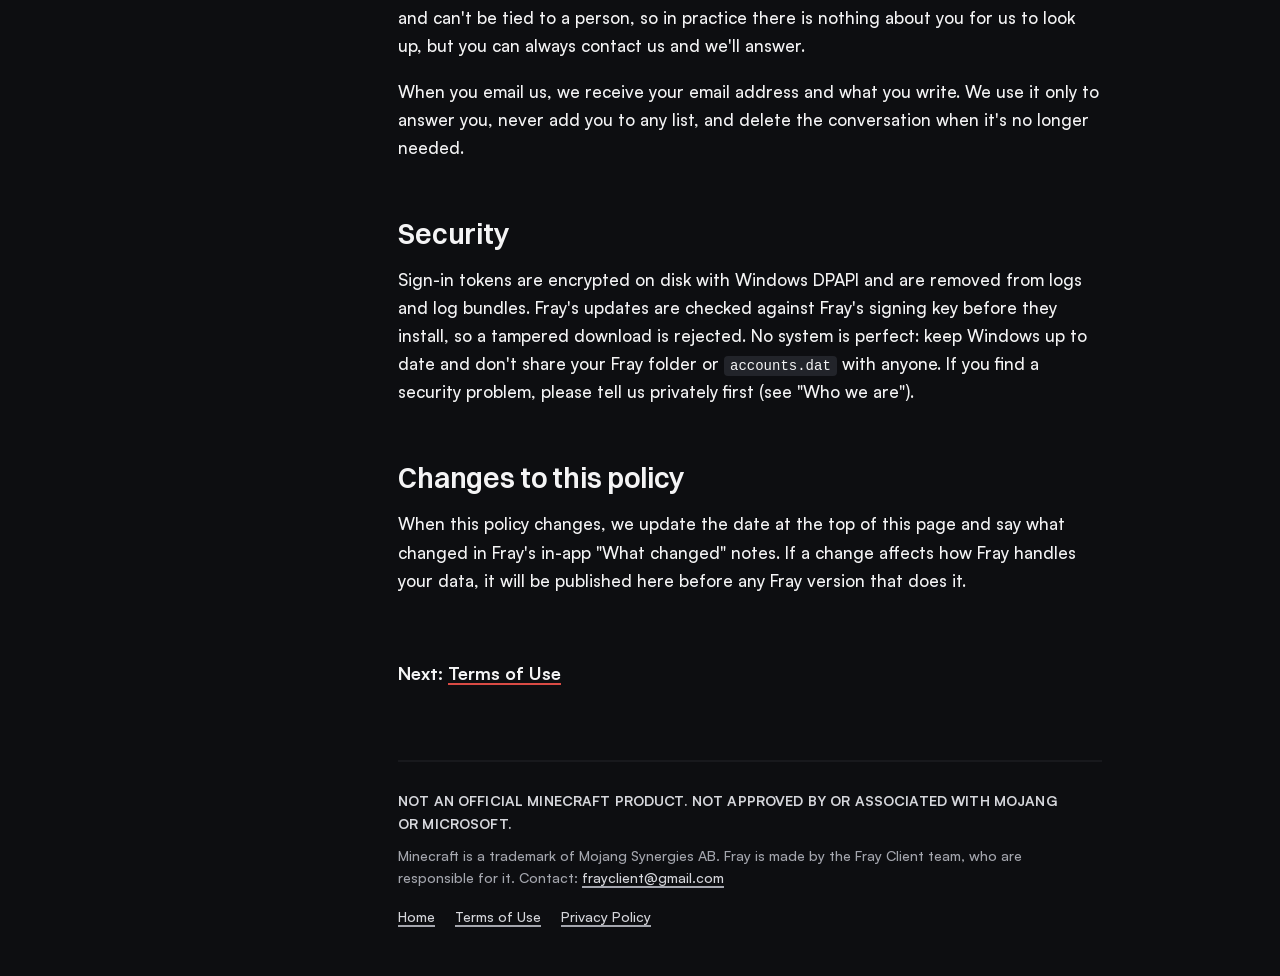
<file: privacy/index.html>
<!doctype html>
<html lang="en">
<head>
<meta charset="utf-8">
<meta name="viewport" content="width=device-width, initial-scale=1">
<title>Privacy Policy - Fray</title>
<meta name="description" content="What Fray keeps on your PC, what it sends and to whom, and what it never does.">
<meta name="color-scheme" content="dark">
<meta name="theme-color" content="#101114">
<meta property="og:title" content="Privacy Policy - Fray">
<meta property="og:description" content="What Fray keeps on your PC, what it sends and to whom, and what it never does.">
<meta property="og:url" content="https://fray-client.github.io/privacy/">
<link rel="canonical" href="https://fray-client.github.io/privacy/">
<link rel="icon" href="../assets/wing.svg" type="image/svg+xml">
<link rel="preload" href="../assets/fonts/ClashDisplay-600.woff2" as="font" type="font/woff2" crossorigin>
<link rel="preload" href="../assets/fonts/Satoshi-500.woff2" as="font" type="font/woff2" crossorigin>
<link rel="stylesheet" href="../assets/site.css?v=3fd20cea28">
</head>
<body class="doc privacy">
<a class="skip" href="#main">Skip to the text</a>
<aside class="rail">
  <a class="mark" href="../" aria-label="Fray home"><svg viewBox="146 123 740 740" aria-hidden="true" fill="#D94B45"><path d="M 164.10 679.80 C 161.18 666.09 162.91 647.60 164.02 633.50 C 170.78 547.63 217.05 463.84 280.65 406.60 C 318.72 372.33 353.89 357.04 399.66 336.49 C 427.01 324.20 454.42 311.980 481.89 299.93 C 543.03 273.12 603.96 245.36 664.88 217.96 C 715.13 195.36 765.38 172.76 815.63 150.15 C 824.17 146.31 873.39 122.76 878.59 124.06 C 889.96 126.92 867.30 162.43 863.72 169.37 C 841.41 212.61 818.76 256.52 796.46 299.76 C 785.91 320.21 771.99 353.12 757.59 369.72 C 748.29 380.43 735.92 390.46 723.22 396.81 C 713.29 401.77 700.70 405.01 690.03 408.48 C 670.85 414.72 651.56 420.99 632.36 427.24 C 561.03 450.44 487.96 471.66 417.50 497.10 C 338.78 525.52 270.95 559.04 214.17 622.48 C 202.86 635.12 192.60 648.65 183.35 662.88 C 181.20 666.19 171.40 682.60 168.55 683.39 C 165.16 684.33 165.17 682.37 164.10 679.80 Z"/><path d="M 173.79 811.27 C 163.53 797.50 181.98 755.22 189.81 741.69 C 222.35 685.51 252.60 639.85 307.20 602.49 C 337.17 581.98 370.09 566.69 403.79 553.42 C 495.06 517.49 588.19 491.84 682.03 463.69 C 711.70 454.79 741.36 445.89 771.03 436.99 C 777.88 434.94 805.45 425.33 810.62 427.46 C 813.96 428.83 814.79 431.06 814.59 434.50 C 814.20 441.30 788.36 487.84 783.38 497.49 C 770.08 523.29 756.78 549.06 743.48 574.86 C 735.02 591.24 723.39 619.03 710.90 631.42 C 701.92 640.33 689.80 647.79 677.52 651.02 C 658.47 656.03 626.27 656.74 605.59 658.78 C 560.56 663.22 515.31 667.18 470.24 671.49 C 421.89 676.12 380.35 678.90 334.01 695.87 C 294.56 710.31 257.52 731.84 225.97 759.64 C 215.70 768.70 206.04 778.44 197.05 788.77 C 191.94 794.63 184.76 804.84 178.99 809.33 C 176.16 811.53 176.96 810.97 173.79 811.27 Z"/><path d="M 236.84 821.78 C 233.51 814.34 249.85 800.72 255.22 795.98 C 322.80 736.36 388.92 726.30 474.74 718.08 C 506.57 715.04 538.31 711.78 570.17 709.05 C 590.57 707.30 611.13 705.18 631.51 703.22 C 638.04 702.59 650.94 700.38 656.83 700.97 C 658.77 701.16 660.77 701.60 662.18 703.07 C 667.32 708.47 653.35 730.24 650.09 736.56 C 641.95 752.34 627.78 785.51 617.58 797.87 C 613.31 803.03 607.37 807.34 601.30 810.13 C 587.21 816.59 539.67 815.00 521.67 815.49 C 486.04 816.45 450.72 817.17 415.10 818.50 C 377.30 819.91 339.51 821.18 301.71 822.59 C 284.32 823.24 262.94 825.67 246.00 824.51 C 241.75 824.22 240.44 824.10 236.84 821.78 Z"/></svg><span>Fray</span></a>
  <nav class="docs" aria-label="Legal pages">
    <a class="pill" href="../terms/">Terms of Use</a>
    <a class="pill" href="../privacy/" aria-current="page">Privacy Policy</a>
  </nav>
  <details class="toc" open>
    <summary>On this page</summary>
    <ol><li><a href="#the-short-version">The short version</a></li><li><a href="#who-we-are">Who we are</a></li><li><a href="#data-fray-keeps-on-your-pc">Data Fray keeps on your PC</a></li><li><a href="#signing-in-with-microsoft">Signing in with Microsoft</a></li><li><a href="#how-the-game-and-the-launcher-talk">How the game and the launcher talk</a></li><li><a href="#who-fray-connects-to-and-why">Who Fray connects to, and why</a></li><li><a href="#fray-s-server-the-beta-and-setup-codes">Fray's server: the beta and setup codes</a></li><li><a href="#seeing-other-fray-players">Seeing other Fray players</a></li><li><a href="#discord-status">Discord status</a></li><li><a href="#logs-crash-help-and-fray-doctor">Logs, crash help and Fray Doctor</a></li><li><a href="#minecraft-itself">Minecraft itself</a></li><li><a href="#what-fray-doesn-t-do">What Fray doesn't do</a></li><li><a href="#usage-statistics">Usage statistics</a></li><li><a href="#children-s-privacy">Children's privacy</a></li><li><a href="#your-choices-and-rights">Your choices and rights</a></li><li><a href="#security">Security</a></li><li><a href="#changes-to-this-policy">Changes to this policy</a></li></ol>
  </details>
</aside>
<main id="main" class="page">
  <header class="head">
    <h1>Privacy Policy</h1>
    <p class="meta">Effective <time>15 November 2026</time> <span>&middot;</span> Fray Client</p>
  </header>
  <article class="prose">
<h2 id="the-short-version"><a class="anchor" href="#the-short-version" aria-hidden="true" tabindex="-1">#</a>The short version</h2>
<ul><li><strong>Fray has no accounts, no ads and no tracking.</strong> The only thing the Fray Client team receives is <strong>anonymous usage statistics</strong>: which Fray and Minecraft versions are used, how fast they start, FPS test results, what kinds of crashes happen and which features get used. They are on by default, never include your name, account, servers, worlds or files, and one switch in <strong>Settings &gt; Privacy</strong> turns them off.</li><li><strong>Your sign-in stays on your PC.</strong> Your Microsoft and Minecraft sign-in tokens are stored in one file, encrypted by Windows for your Windows user only, and are only ever sent to Microsoft and Mojang.</li><li><strong>Fray talks to the services a launcher needs:</strong> Microsoft and Mojang (sign-in, game files), Modrinth and CurseForge (mods), mod loader sites (Fabric, Quilt, Forge, NeoForge), GitHub (Fray updates), the Minecraft servers you add, and, if you use it, the Discord app on your PC.</li><li><strong>Fray's own server only knows what it has to.</strong> If you use the beta or share a setup with a short code, Fray's server sees your Minecraft UUID and name (to check the beta list) or the setup you chose to share. It never sees your sign-in tokens or password.</li><li><strong>Logs and crash reports stay on your PC</strong> unless you choose to send them to someone.</li><li><strong>We will never sell your data</strong>, and we never use it for ads.</li></ul>
<p>The rest of this page explains each of these in detail. It describes what the Fray launcher and the Fray mod actually do in version 1.0.0. If Fray changes how it handles data, this page changes first.</p>
<h2 id="who-we-are"><a class="anchor" href="#who-we-are" aria-hidden="true" tabindex="-1">#</a>Who we are</h2>
<p>Fray is a free launcher for Minecraft: Java Edition, made by the <strong>Fray Client</strong> team. &quot;We&quot;, &quot;us&quot; and &quot;our&quot; on this page mean the Fray Client team.</p>
<p>Email us at <a href="mailto:frayclient@gmail.com">frayclient@gmail.com</a>. We read every message, including privacy requests and security reports, and reply from that address.</p>
<h2 id="data-fray-keeps-on-your-pc"><a class="anchor" href="#data-fray-keeps-on-your-pc" aria-hidden="true" tabindex="-1">#</a>Data Fray keeps on your PC</h2>
<p>Everything Fray stores lives on your own computer, mostly in Fray's folder at <code>%APPDATA%\.fray</code>. None of it is uploaded to us. (Usage statistics, described below, are made from a few of these facts at the moment they happen, not by uploading these files.)</p>
<div class="table"><table><thead><tr><th>What</th><th>Where</th><th>Why</th></tr></thead><tbody><tr><td data-label="What">Your signed-in accounts: Minecraft player name and UUID, Xbox user ID, Microsoft refresh token, Minecraft access token, the address of your current skin and the name of your active cape</td><td data-label="Where"><code>accounts.dat</code></td><td data-label="Why">So you stay signed in and can switch accounts. The whole file is encrypted with Windows Data Protection (DPAPI), which only your Windows user account on this PC can unlock.</td></tr><tr><td data-label="What">Your settings and game versions (instances)</td><td data-label="Where"><code>settings.json</code>, <code>profiles.json</code>, <code>instances\</code></td><td data-label="Why">To remember how you set Fray up.</td></tr><tr><td data-label="What">Downloaded game files, mods, resource packs, shaders and Java runtimes</td><td data-label="Where"><code>versions\</code>, <code>libraries\</code>, <code>assets\</code>, <code>runtimes\</code>, <code>instances\</code>, <code>cache\</code></td><td data-label="Why">So the game can run.</td></tr><tr><td data-label="What">Launcher logs</td><td data-label="Where"><code>logs\</code></td><td data-label="Why">To help you or us figure out a problem. If you turn on <strong>Diagnostic logging</strong>, each launch's full command is saved too, with your sign-in token removed.</td></tr><tr><td data-label="What">FPS test results and the files a test temporarily changes</td><td data-label="Where"><code>fray\perf.json</code>, <code>fray\bench\</code></td><td data-label="Why">To compare settings and put everything back after a test.</td></tr><tr><td data-label="What">A random install ID</td><td data-label="Where"><code>fray\install-id</code></td><td data-label="Why">Generated on your PC and used only on your PC to decide when a gradual update reaches you. It is never sent anywhere.</td></tr><tr><td data-label="What">A random statistics ID</td><td data-label="Where"><code>fray\stats-id</code></td><td data-label="Why">Made on your PC the first time usage statistics are sent, and sent with them so we can count how many installs use Fray without knowing who anyone is. It is not linked to your accounts or to the install ID above. Turning statistics off deletes it; turning them back on makes a new one.</td></tr><tr><td data-label="What">Fray Doctor log bundles</td><td data-label="Where"><code>doctor\</code></td><td data-label="Why">Only created when you press the button (see below).</td></tr></tbody></table></div>
<p><strong>Your worlds</strong> live in the normal Minecraft folder, <code>%APPDATA%\.minecraft\saves</code>, so every launcher sees the same worlds. Fray links to that folder; it doesn't upload worlds anywhere.</p>
<p><strong>Importing from other launchers.</strong> When you use Import, Fray reads the folders of launchers already on your PC (the Minecraft Launcher, Lunar Client, Feather, Modrinth App, CurseForge, Prism Launcher, MultiMC and Dawn) and copies your mods, packs, shaders, worlds, server list and game settings into Fray. It reads those folders only when you open Import, and it never reads or copies another launcher's sign-in data.</p>
<h2 id="signing-in-with-microsoft"><a class="anchor" href="#signing-in-with-microsoft" aria-hidden="true" tabindex="-1">#</a>Signing in with Microsoft</h2>
<p>Minecraft: Java Edition requires a Microsoft account. When you sign in:</p>
<ol><li>Fray opens Microsoft's own sign-in page in a private window. <strong>You type your password into Microsoft, not into Fray</strong>, and Fray never sees or stores it. The window keeps no cookies after it closes.</li><li>Microsoft gives Fray a sign-in code, which Fray exchanges for tokens with Microsoft, Xbox Live and Minecraft's services (<code>login.microsoftonline.com</code>, <code>user.auth.xboxlive.com</code>, <code>xsts.auth.xboxlive.com</code>, <code>api.minecraftservices.com</code>). Fray only asks Microsoft for permission to sign in to Xbox Live and to stay signed in.</li><li>Fray reads your Minecraft profile (name, UUID, skin and capes) and, if you don't have a profile yet, whether your account owns Minecraft.</li></ol>
<p>Your tokens are saved encrypted in <code>accounts.dat</code> and are only sent to Microsoft and Mojang: to refresh your sign-in, to start the game, and to change your skin or cape when you ask Fray to. Signing out removes the account from Fray.</p>
<p><strong>Skins and capes.</strong> If you upload a skin, Fray sends the image file you picked to Minecraft's services. Skin and cape images you see in Fray are loaded from Mojang's texture servers.</p>
<h2 id="how-the-game-and-the-launcher-talk"><a class="anchor" href="#how-the-game-and-the-launcher-talk" aria-hidden="true" tabindex="-1">#</a>How the game and the launcher talk</h2>
<p>The Fray mod's title menu lets you switch accounts without leaving the game. For this, Fray listens on your own PC only (<code>127.0.0.1</code>, never the network) and gives each game it starts a new random secret. Only a game Fray started, holding that secret, can ask Fray for the list of your accounts or for the sign-in of the account you pick. This connection never leaves your computer.</p>
<h2 id="who-fray-connects-to-and-why"><a class="anchor" href="#who-fray-connects-to-and-why" aria-hidden="true" tabindex="-1">#</a>Who Fray connects to, and why</h2>
<p>Every connection below is a normal request from your PC. Like any website or app you connect to, these services can see your IP address and basic request details, and their own privacy policies apply to what they do with it.</p>
<div class="table"><table><thead><tr><th>Service</th><th>What Fray does there</th><th>Their policy</th></tr></thead><tbody><tr><td data-label="Service"><strong>Microsoft and Xbox Live</strong></td><td data-label="What Fray does there">Sign-in, as described above.</td><td data-label="Their policy"><a href="https://privacy.microsoft.com/privacystatement" rel="noopener">Microsoft Privacy Statement</a></td></tr><tr><td data-label="Service"><strong>Mojang / Minecraft</strong></td><td data-label="What Fray does there">Your profile, skins and capes; downloading the game, its libraries, sounds and Java; Minecraft's official patch notes.</td><td data-label="Their policy"><a href="https://privacy.microsoft.com/privacystatement" rel="noopener">Microsoft Privacy Statement</a></td></tr><tr><td data-label="Service"><strong>Modrinth</strong></td><td data-label="What Fray does there">Searching, downloading and updating mods, packs, shaders and modpacks, including the performance mods Fray mode uses. When you import mods, Fray sends the files' SHA-1 hashes (fingerprints, not the files) so Modrinth can say which mods they are.</td><td data-label="Their policy"><a href="https://modrinth.com/legal/privacy" rel="noopener">Modrinth Privacy Policy</a></td></tr><tr><td data-label="Service"><strong>CurseForge</strong></td><td data-label="What Fray does there">Searching and downloading mods when you browse CurseForge in Fray.</td><td data-label="Their policy"><a href="https://www.overwolf.com/legal/privacy" rel="noopener">CurseForge / Overwolf Privacy Policy</a></td></tr><tr><td data-label="Service"><strong>Mod loaders</strong> (Fabric, Legacy Fabric, Quilt, Forge, NeoForge)</td><td data-label="What Fray does there">Downloading the mod loader a version needs.</td><td data-label="Their policy">Each project's own site</td></tr><tr><td data-label="Service"><strong>GitHub</strong></td><td data-label="What Fray does there">Checking for Fray updates when Fray starts and every 10 minutes while it's open, and downloading them. The check is a plain download of a small public file; it carries no information about you or your PC.</td><td data-label="Their policy"><a href="https://docs.github.com/site-policy/privacy-policies/github-general-privacy-statement" rel="noopener">GitHub Privacy Statement</a></td></tr><tr><td data-label="Service"><strong>Minecraft servers you add</strong></td><td data-label="What Fray does there">To show a server's status, players and ping on the Servers page, Fray connects to that server the same way Minecraft's own server list does. Joining a server is between you and that server.</td><td data-label="Their policy">That server's own rules</td></tr><tr><td data-label="Service"><strong>Fray's player service</strong> (Cloudflare Workers)</td><td data-label="What Fray does there">Your Minecraft UUID and the UUIDs of players around you, so Fray players can see each other's wing (see &quot;Seeing other Fray players&quot;).</td><td data-label="Their policy"><a href="https://www.cloudflare.com/privacypolicy/" rel="noopener">Cloudflare Privacy Policy</a></td></tr><tr><td data-label="Service"><strong>Discord</strong> (the app on your PC)</td><td data-label="What Fray does there">See below.</td><td data-label="Their policy"><a href="https://discord.com/privacy" rel="noopener">Discord Privacy Policy</a></td></tr></tbody></table></div>
<p><strong>The exact addresses</strong>, for anyone checking a firewall: <code>login.microsoftonline.com</code>, <code>user.auth.xboxlive.com</code>, <code>xsts.auth.xboxlive.com</code>, <code>api.minecraftservices.com</code>, <code>piston-meta.mojang.com</code>, <code>launchermeta.mojang.com</code>, <code>libraries.minecraft.net</code>, <code>resources.download.minecraft.net</code>, <code>launchercontent.mojang.com</code>, <code>textures.minecraft.net</code>, <code>api.modrinth.com</code>, <code>api.curseforge.com</code>, <code>meta.fabricmc.net</code>, <code>meta.legacyfabric.net</code>, <code>meta.quiltmc.org</code>, <code>maven.minecraftforge.net</code>, <code>files.minecraftforge.net</code>, <code>maven.neoforged.net</code> and <code>github.com/fray-client/releases</code>, and Fray's server <code>fray-server.fray-client.workers.dev</code> (beta, setup codes and usage statistics), plus the download servers these send Fray to for the actual files (for example Mojang's, Modrinth's, CurseForge's and GitHub's file servers).</p>
<h2 id="fray-s-server-the-beta-and-setup-codes"><a class="anchor" href="#fray-s-server-the-beta-and-setup-codes" aria-hidden="true" tabindex="-1">#</a>Fray's server: the beta and setup codes</h2>
<p>Fray runs one small server of its own on Cloudflare (<code>fray-server</code>), for the two things below and for the anonymous usage statistics (see &quot;Usage statistics&quot;). None of them ever receives your Microsoft or Minecraft sign-in tokens or your password.</p>
<p><strong>The beta.</strong> To check whether you're a beta tester, Fray proves which Minecraft account you use with the key Minecraft itself uses to sign chat messages: your PC gets that key from <strong>Mojang</strong> (<code>api.minecraftservices.com</code>, the same request the game makes), signs a one-time code from Fray's server with it, and sends the code, the public half of the key and Mojang's signature on it. Fray's server checks Mojang's signature with Mojang's published keys; it never contacts Mojang and never gets the private half of the key. It learns your Minecraft UUID (which Mojang's signature vouches for) and the Minecraft name your PC sends with it. It compares the UUID with the list of testers, and if you ask to join the beta waitlist it stores your UUID, your Minecraft name and the date, so the Fray Client team can invite people. Beta builds are downloaded from Fray's server through links that expire after 15 minutes. The Fray Beta Installer (<code>Fray-Beta-Installer.exe</code>, or the AppImage on Linux) signs you in with Microsoft and makes the same check; it keeps nothing about your account after you close it. Leaving the beta (the switch next to the Fray logo) needs nothing from the server. To be taken off the waitlist or the tester list, email us.</p>
<p><strong>Setup codes.</strong> When you share a setup with a short code, the setup you chose to share is stored on Fray's server: the Minecraft version, the mods, packs and shaders by their Modrinth or CurseForge project ID, your game settings (without anything that points at your PC, like your sound device or last server) and Fray's mod and HUD settings. Anyone with the code can read it. Setups can't contain links or files. You get a private update key with the code: only it can update or delete that setup, and the server keeps only a fingerprint of the key, not the key.</p>
<p><strong>What the server doesn't do:</strong> it keeps no request logs and no IP addresses (rate limiting is counted in memory and forgotten), and browsers can't use it at all. Cloudflare, which runs it, sees requests like any web host (<a href="https://www.cloudflare.com/privacypolicy/" rel="noopener">Cloudflare Privacy Policy</a>).</p>
<p><strong>Fray Doctor's connection check</strong> contacts several of the addresses above to see if they are reachable. <strong>Driver and download links</strong> in Fray (NVIDIA, AMD, Intel and others) open in your web browser only when you click them.</p>
<h2 id="seeing-other-fray-players"><a class="anchor" href="#seeing-other-fray-players" aria-hidden="true" tabindex="-1">#</a>Seeing other Fray players</h2>
<p>&lt;!-- DRAFT for 1.1.0 (2026-11-15): not published until Andy says so. --&gt;</p>
<p>In game, Fray puts a small white Fray wing next to the names of other players who use Fray, above their heads and in the tab list. For this, Fray uses a small Fray service (<code>fray-presence.fray-client.workers.dev</code>, run on Cloudflare Workers).</p>
<ul><li><strong>What it stores:</strong> your Minecraft UUID (the public ID every server already sees) and the time Fray last checked in. Nothing else: no name, no IP address, no servers, no worlds. It is used only to show the Fray icon. A row nobody has checked in to for two days is deleted.</li><li><strong>When Fray sends it:</strong> when you join a world or server, then every 10 minutes while you play. To find out who else uses Fray, Fray sends the UUIDs of the players in your tab list, a few at a time, and gets back which of them use Fray right now. Those UUIDs are not stored.</li><li><strong>How Fray proves it's you:</strong> your game signs a one-time code with the chat key Mojang gives every Minecraft account, and the service checks Mojang's signature on that key. Your sign-in tokens never leave your PC, and nobody can mark someone else as a Fray player.</li><li><strong>Not seeing icons:</strong> Fray settings &gt; General &gt; Advanced: Other Players (at the bottom, folded) &gt; &quot;Show Fray Icon&quot; off hides the icon on your screen and stops Fray asking about other players.</li></ul>
<p>Like any connection, Cloudflare's servers see your IP address while receiving a request; the service itself never stores it. <a href="https://www.cloudflare.com/privacypolicy/" rel="noopener">Cloudflare Privacy Policy</a></p>
<h2 id="discord-status"><a class="anchor" href="#discord-status" aria-hidden="true" tabindex="-1">#</a>Discord status</h2>
<p>If the Discord app is running on your PC, Fray can show &quot;Fray Client&quot; on your Discord profile with what you are doing (for example &quot;Idle in Launcher&quot; or &quot;Playing Minecraft 1.21.11&quot;, the version's mode and how long you have been playing). Fray hands this to the Discord app on your PC through Discord's local connection; Discord then shows it to people who can see your profile, under Discord's own policy.</p>
<p>This is <strong>on by default</strong>. Turn it off any time in <strong>Settings</strong> (Discord status) and Fray clears it right away.</p>
<h2 id="logs-crash-help-and-fray-doctor"><a class="anchor" href="#logs-crash-help-and-fray-doctor" aria-hidden="true" tabindex="-1">#</a>Logs, crash help and Fray Doctor</h2>
<ul><li><strong>Crash explanations</strong> are made on your PC by reading the game's own crash report. The report and logs are never uploaded; with usage statistics on, only the kind of crash is counted (see below).</li><li><strong>Fray Doctor</strong> checks your PC (memory, graphics drivers, antivirus, folders, recent crashes, connections) on your PC.</li><li><strong>&quot;Bundle my logs&quot;</strong> in Fray Doctor creates a zip in <code>%APPDATA%\.fray\doctor</code> and shows it to you in File Explorer. It contains Fray's recent launcher logs, your Fray settings and versions list, the chosen version's latest game log, options, recent crash reports and mod list, plus a short summary of your PC (processor threads, memory, graphics drivers). <strong>Before anything goes in the zip, Fray removes anything that looks like a sign-in token.</strong> Fray never sends this zip anywhere. If you share it with someone, read it first: logs can still contain your Minecraft name, server addresses and folder names that include your Windows user name.</li><li><strong>FPS tests</strong> run on your PC. With usage statistics on, the resulting numbers are counted (see below); nothing else about the test is sent.</li></ul>
<h2 id="minecraft-itself"><a class="anchor" href="#minecraft-itself" aria-hidden="true" tabindex="-1">#</a>Minecraft itself</h2>
<p>Fray starts the real Minecraft, downloaded straight from Mojang. Minecraft has its own data collection, which Microsoft runs under the <a href="https://privacy.microsoft.com/privacystatement" rel="noopener">Microsoft Privacy Statement</a>. Fray does not add to it, read it or turn it off. The Fray mod changes how Minecraft looks and loads; it does not send data anywhere except the local connection to the launcher described above and the Fray player check described in &quot;Seeing other Fray players&quot;.</p>
<h2 id="what-fray-doesn-t-do"><a class="anchor" href="#what-fray-doesn-t-do" aria-hidden="true" tabindex="-1">#</a>What Fray doesn't do</h2>
<ul><li>No Fray account, no ads, no tracking pixels, no fingerprinting, no advertising IDs. The only data the Fray Client team gets is the anonymous usage statistics below.</li><li>No selling, renting or sharing of your data, with anyone, for anything.</li><li>No reading of your files outside Fray's folder, the Minecraft folder and, when you use Import, other launchers' game folders.</li><li>No sending of your sign-in to anyone other than Microsoft and Mojang.</li></ul>
<h2 id="usage-statistics"><a class="anchor" href="#usage-statistics" aria-hidden="true" tabindex="-1">#</a>Usage statistics</h2>
<p>Fray sends <strong>anonymous usage statistics</strong> so we can see which versions people actually play, how fast Fray starts them, how well they run, and what breaks, and fix the most common problems first. They are <strong>on by default</strong> (like Discord's), Fray tells you about them the first time it opens, and you can turn them off at any time with one switch in <strong>Settings &gt; Privacy</strong>. That page also shows the last events Fray sent, exactly as they were sent.</p>
<p><strong>What is sent:</strong></p>
<ul><li><strong>A random statistics ID</strong>, made on your PC (<code>fray\stats-id</code>). It lets us count installs without knowing who anyone is. It is not your Microsoft or Minecraft account, and it isn't linked to them. Fray's server doesn't even keep the ID itself, only a scrambled form of it (an HMAC) that can't be turned back into the ID.</li><li><strong>About your PC and Fray:</strong> Fray's version and channel (official or beta), your Windows version (for example &quot;Windows 11 24H2&quot;; on Linux the distribution's name), your processor and graphics family rather than the exact model (for example &quot;AMD Ryzen 7 7000&quot; or &quot;NVIDIA RTX 40&quot;), and your memory, processor thread count and screen size, each rounded down to a range (for example &quot;16 GB&quot; or &quot;1920x1080&quot;).</li><li><strong>Each game session:</strong> the Minecraft version, its loader (for example Fabric) and mode (Fray mode, vanilla or a modpack, without saying which modpack), whether the Fray mod ran, whether Warm Start was used, how long the game took to open its window and reach the title screen and how long each loading step took, whole minutes played, and your average FPS and 1% low FPS, each rounded down to a range (for example &quot;240&quot;).</li><li><strong>Crashes:</strong> only the <strong>kind</strong> of crash: one of a fixed list (for example &quot;out of memory&quot;, &quot;a mod is missing a mod it needs&quot;, &quot;graphics driver&quot;, &quot;hang&quot;) or the name of the Java error (for example <code>java.lang.NullPointerException</code>). The same for crashes the Fray mod caught and survived: how many of each kind. Never the crash report, log lines, file paths, mod file names or your Windows user name.</li><li><strong>Fray mods:</strong> which of Fray's own mods are turned on, by their short name (for example &quot;zoom&quot; or &quot;keystrokes&quot;), and how many core mods Fray mode installed (the number only). Never the names of any other mods.</li><li><strong>FPS tests:</strong> the version tested and the average FPS, rounded down to a range.</li><li><strong>Features:</strong> how many times parts of Fray were used, as counts from a fixed list (for example &quot;searched mods: 4&quot;, &quot;installed a modpack: 1&quot;).</li><li><strong>When:</strong> the day each of these happened.</li></ul>
<p><strong>What is never sent:</strong> your Minecraft name or UUID, your Microsoft or Xbox account, sign-in tokens, the servers you join or add, your worlds, chat, screenshots, skins, file or folder names, your Windows user name, other mods, other programs on your PC, or anything you type.</p>
<p><strong>Who receives them.</strong> Statistics go to <strong>Fray's own server</strong> (<code>fray-server.fray-client.workers.dev</code>, run on Cloudflare Workers), nowhere else. The server checks every field against a fixed list of what's allowed and throws away anything else. It keeps <strong>no IP address</strong> and no request logs (the rate limit is counted in memory and forgotten). Like any connection, Cloudflare's servers see your IP address while receiving the data (<a href="https://www.cloudflare.com/privacypolicy/" rel="noopener">Cloudflare Privacy Policy</a>). Only the Fray Client team can see the statistics, and only as totals and charts (for example &quot;how many installs played 1.21.11 this week&quot; or &quot;average time to the title screen&quot;).</p>
<p><strong>How long they're kept.</strong> Each game session's details are kept for <strong>35 days</strong>; the daily totals made from them (counts and averages, with no ID) for about <strong>13 months</strong>; an install's row (the PC details above) until it hasn't been seen for about 13 months. Statistics Fray couldn't send yet (for example while you're offline) wait in <code>fray\stats-queue.json</code> on your PC for up to 14 days.</p>
<p><strong>Turning them off.</strong> Settings &gt; Privacy &gt; &quot;Send anonymous usage statistics&quot;. Off means Fray sends nothing more, deletes anything not sent yet and deletes your statistics ID. Because the statistics can't be tied to you, we can't find or delete the ones already sent from one particular PC; they are deleted when the limits above run out.</p>
<p><strong>Builds without statistics.</strong> A copy of Fray built without Fray's server address (for example a test build) never sends anything, whatever the switch says. Settings &gt; Privacy says so.</p>
<h2 id="children-s-privacy"><a class="anchor" href="#children-s-privacy" aria-hidden="true" tabindex="-1">#</a>Children's privacy</h2>
<p>Fray is used by many younger players, so statistics are built to contain nothing that identifies anyone (see above), and we don't ask for, collect or receive names, contact details or other personal information from anyone, including children under 13.</p>
<p>On top of that, <strong>Fray doesn't send usage statistics at all while a Microsoft child account is signed in on the PC.</strong> When you sign in, Fray asks Xbox Live for the account's age group (Adult, Teen or Child), which Microsoft sets for accounts in a family group. If any signed-in account is a Child account, statistics stay off and the switch can't be turned on. The age group stays on your PC and is never sent anywhere.</p>
<p>Your Microsoft account, including its age and family settings, is managed by Microsoft; if a family setting blocks online play, Fray shows that message and doesn't try to get around it. If you are a parent and have a question about your child and Fray, contact us (see &quot;Who we are&quot;) and we'll help.</p>
<h2 id="your-choices-and-rights"><a class="anchor" href="#your-choices-and-rights" aria-hidden="true" tabindex="-1">#</a>Your choices and rights</h2>
<p>Almost everything stays on your PC, so you are in control of it:</p>
<ul><li><strong>See it:</strong> Settings &gt; About &gt; &quot;Fray's folder&quot; opens everything Fray stores.</li><li><strong>Delete it:</strong> sign out of an account to remove it, or uninstall Fray from Windows' Apps list and choose to delete Fray's data. Your worlds in <code>.minecraft\saves</code> are kept either way.</li><li><strong>Limit it:</strong> turn off usage statistics in Settings &gt; Privacy; turn off Discord status; leave Diagnostic logging off.</li></ul>
<p>Depending on where you live (for example under the GDPR in the EU and UK, or state laws like the CCPA in California), you may have rights to access, correct or delete personal data a company holds about you. The usage statistics we hold are anonymous and can't be tied to a person, so in practice there is nothing about you for us to look up, but you can always contact us and we'll answer.</p>
<p>When you email us, we receive your email address and what you write. We use it only to answer you, never add you to any list, and delete the conversation when it's no longer needed.</p>
<h2 id="security"><a class="anchor" href="#security" aria-hidden="true" tabindex="-1">#</a>Security</h2>
<p>Sign-in tokens are encrypted on disk with Windows DPAPI and are removed from logs and log bundles. Fray's updates are checked against Fray's signing key before they install, so a tampered download is rejected. No system is perfect: keep Windows up to date and don't share your Fray folder or <code>accounts.dat</code> with anyone. If you find a security problem, please tell us privately first (see &quot;Who we are&quot;).</p>
<h2 id="changes-to-this-policy"><a class="anchor" href="#changes-to-this-policy" aria-hidden="true" tabindex="-1">#</a>Changes to this policy</h2>
<p>When this policy changes, we update the date at the top of this page and say what changed in Fray's in-app &quot;What changed&quot; notes. If a change affects how Fray handles your data, it will be published here before any Fray version that does it.</p>
  </article>
  <p class="next">Next: <a href="../terms/">Terms of Use</a></p>
  <footer class="foot">
  <p class="notice">NOT AN OFFICIAL MINECRAFT PRODUCT. NOT APPROVED BY OR ASSOCIATED WITH MOJANG OR MICROSOFT.</p>
  <p>Minecraft is a trademark of Mojang Synergies AB. Fray is made by the Fray Client team, who are responsible for it. Contact: <a href="mailto:frayclient@gmail.com">frayclient@gmail.com</a></p>
  <nav class="footnav"><a href="../">Home</a><a href="../terms/">Terms of Use</a><a href="../privacy/">Privacy Policy</a></nav>
</footer>
</main>
<script>
// Close the contents list on small screens (it sits above the text there).
if (matchMedia("(max-width: 900px)").matches) document.querySelector(".toc").removeAttribute("open");
</script>
</body>
</html>
</file>
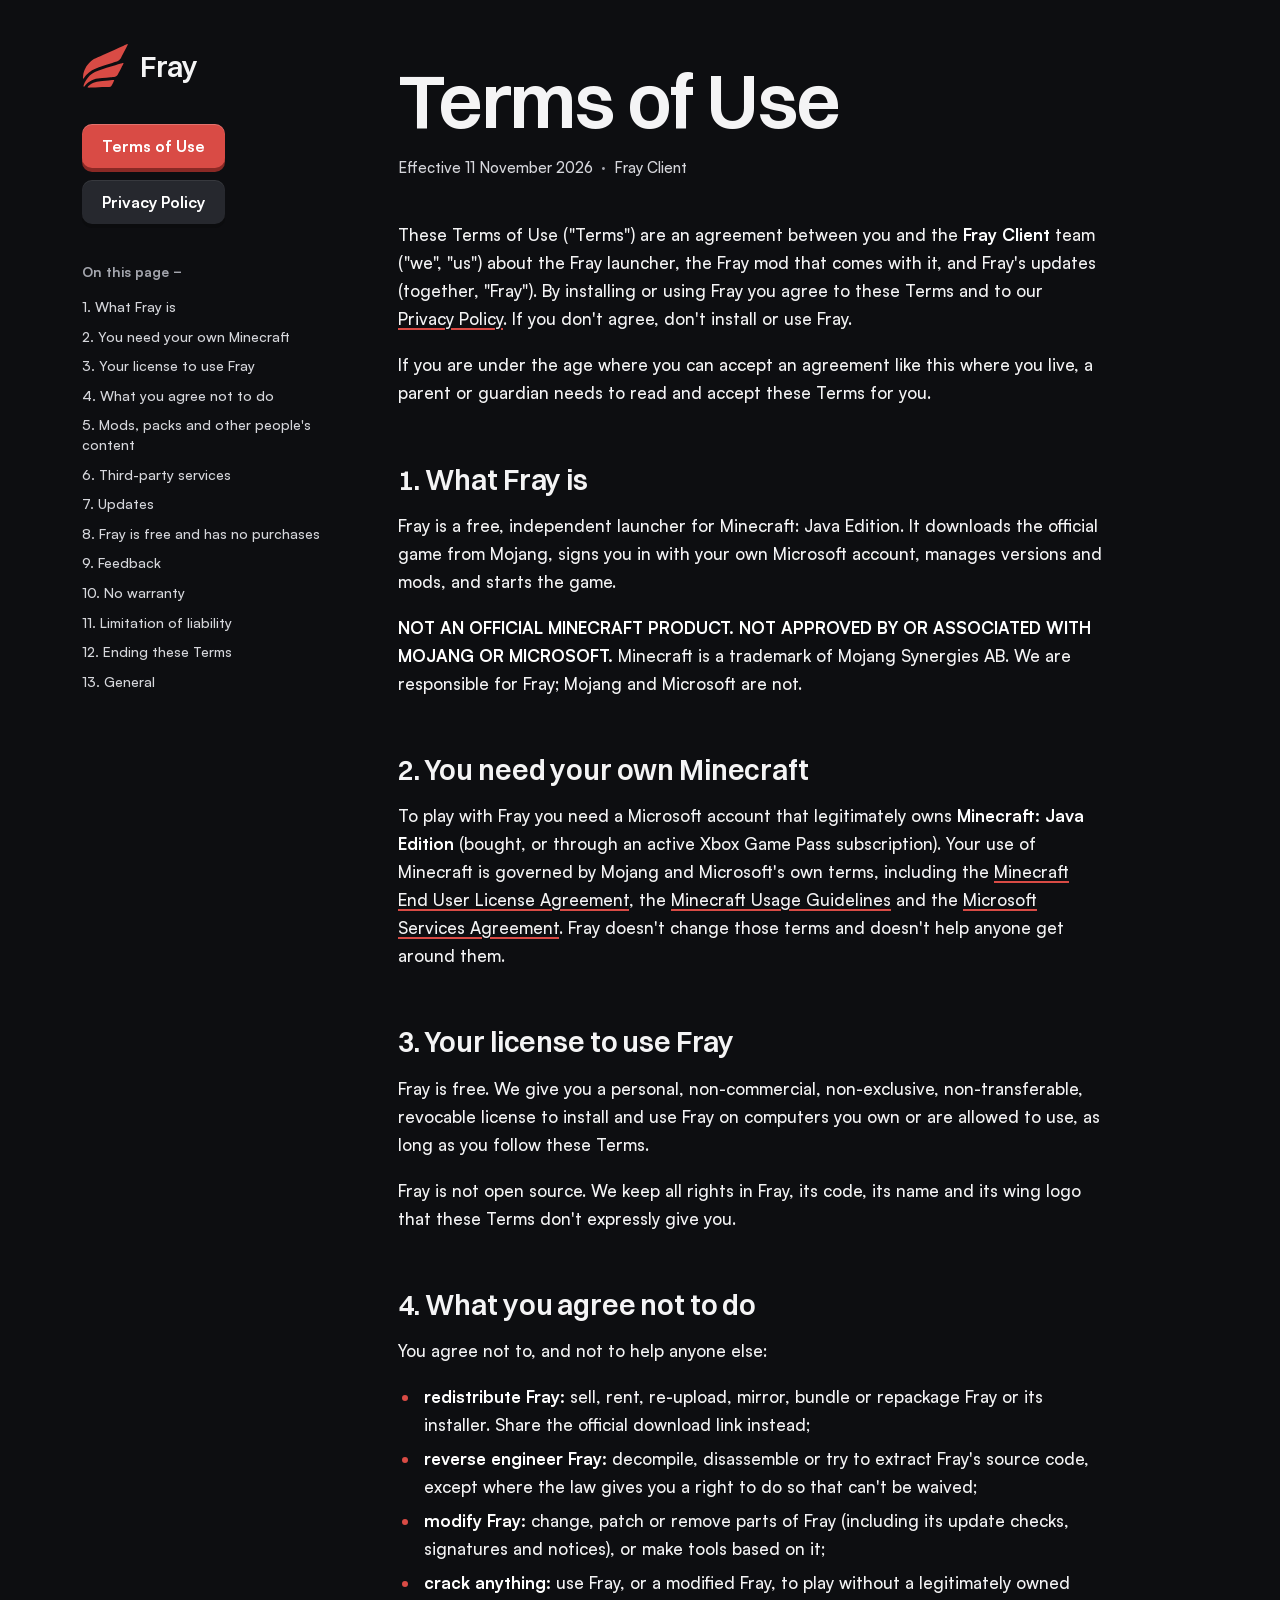
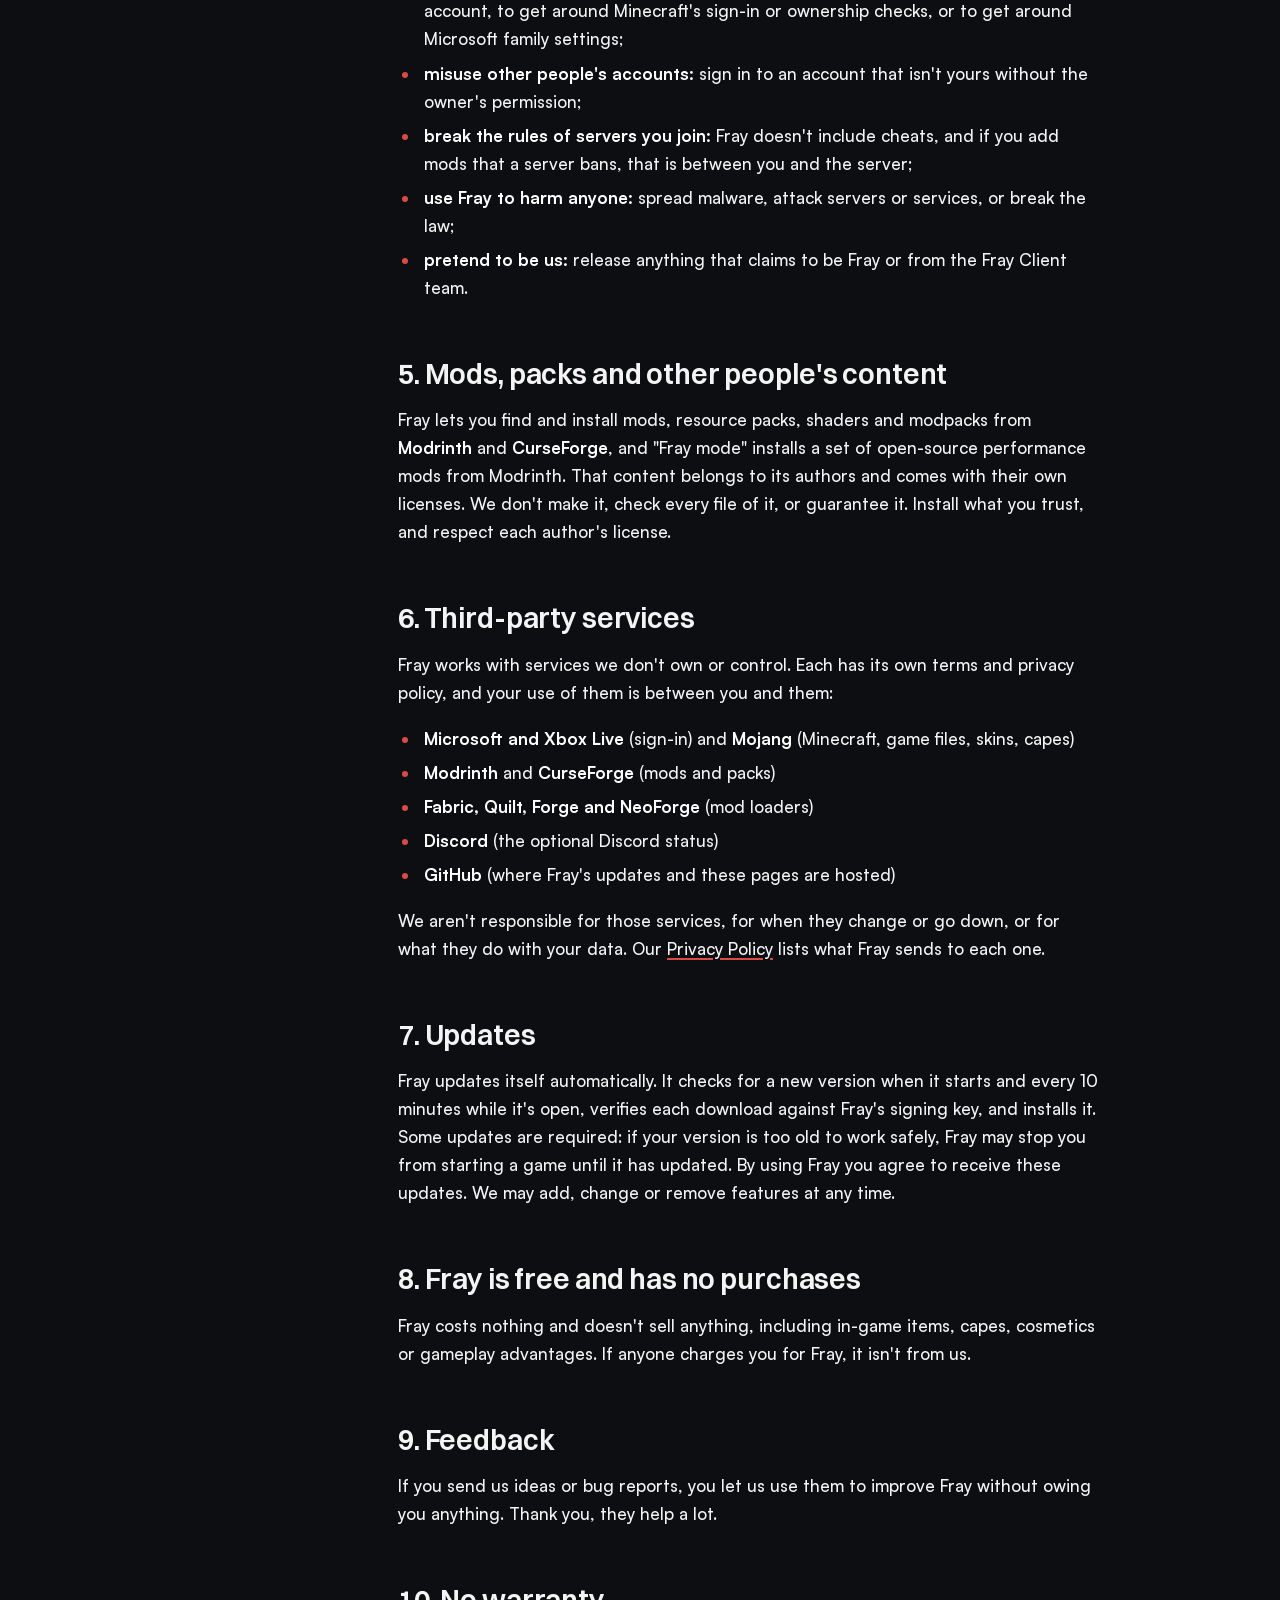
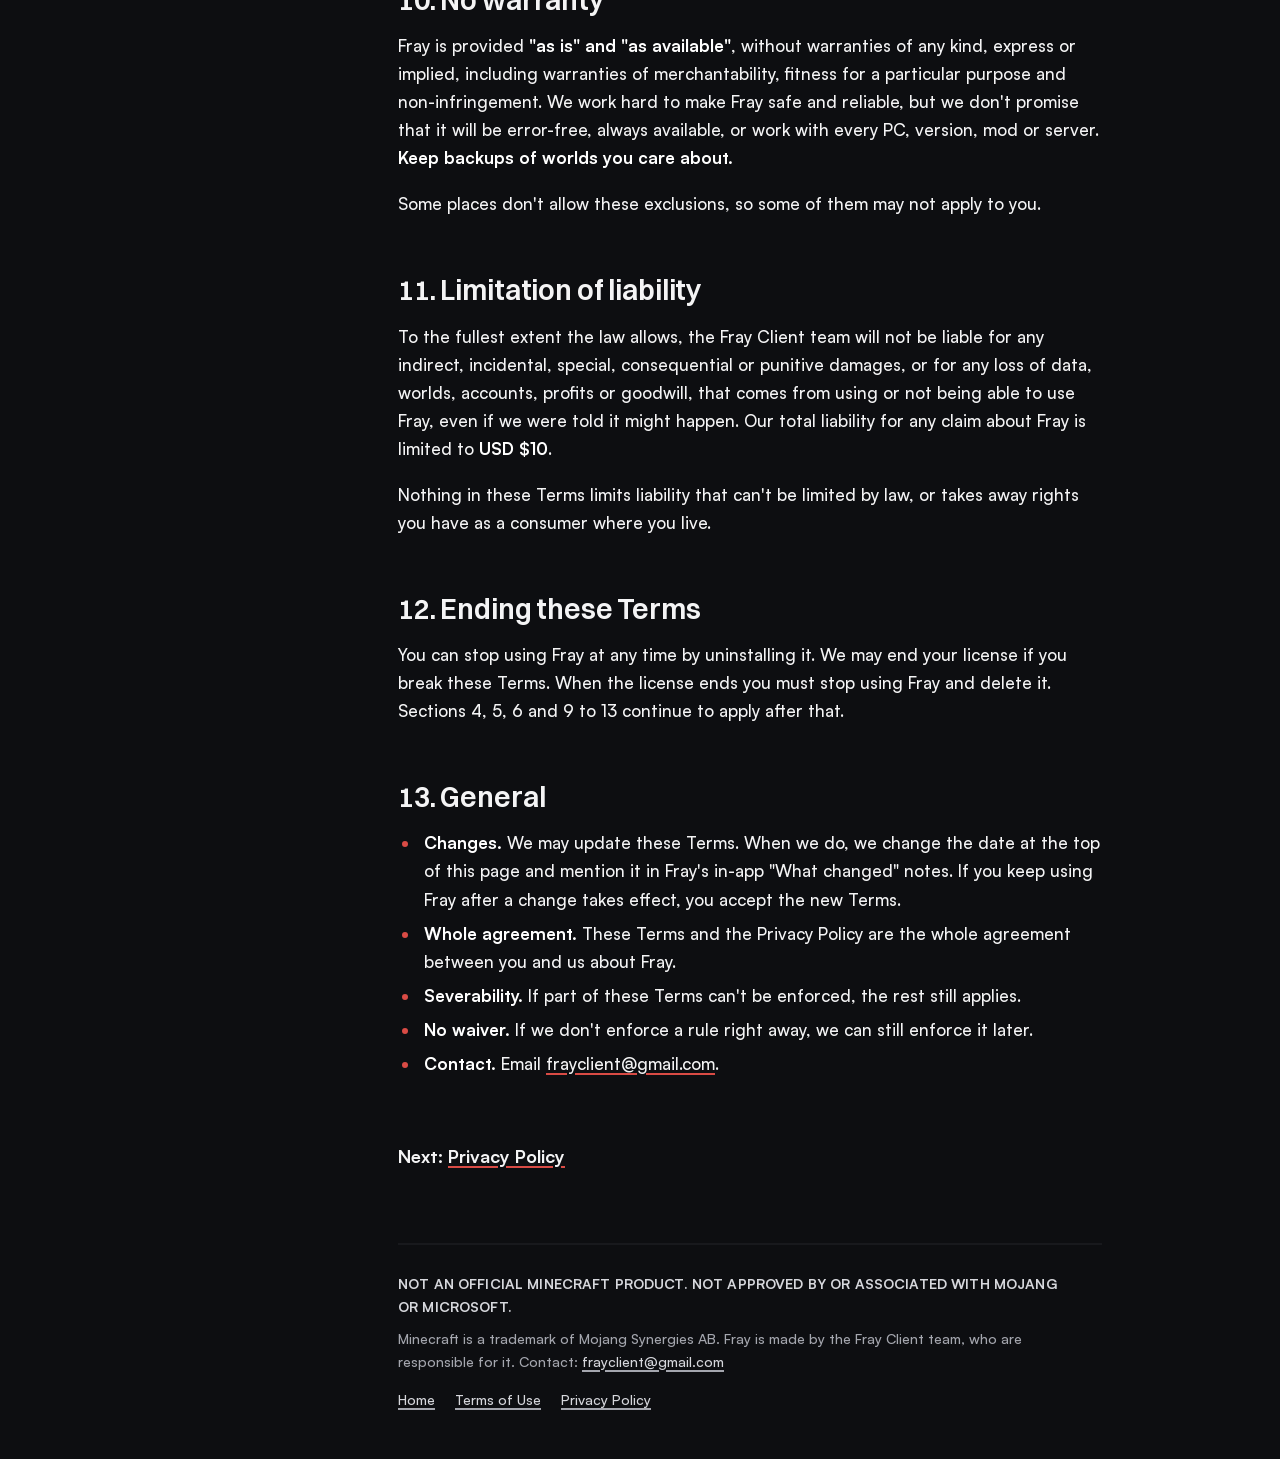
<file: terms/index.html>
<!doctype html>
<html lang="en">
<head>
<meta charset="utf-8">
<meta name="viewport" content="width=device-width, initial-scale=1">
<title>Terms of Use - Fray</title>
<meta name="description" content="The rules for using Fray, what we promise and what we don't.">
<meta name="color-scheme" content="dark">
<meta name="theme-color" content="#101114">
<meta property="og:title" content="Terms of Use - Fray">
<meta property="og:description" content="The rules for using Fray, what we promise and what we don't.">
<meta property="og:url" content="https://fray-client.github.io/terms/">
<link rel="canonical" href="https://fray-client.github.io/terms/">
<link rel="icon" href="../assets/wing.svg" type="image/svg+xml">
<link rel="preload" href="../assets/fonts/ClashDisplay-600.woff2" as="font" type="font/woff2" crossorigin>
<link rel="preload" href="../assets/fonts/Satoshi-500.woff2" as="font" type="font/woff2" crossorigin>
<link rel="stylesheet" href="../assets/site.css?v=3fd20cea28">
</head>
<body class="doc terms">
<a class="skip" href="#main">Skip to the text</a>
<aside class="rail">
  <a class="mark" href="../" aria-label="Fray home"><svg viewBox="146 123 740 740" aria-hidden="true" fill="#D94B45"><path d="M 164.10 679.80 C 161.18 666.09 162.91 647.60 164.02 633.50 C 170.78 547.63 217.05 463.84 280.65 406.60 C 318.72 372.33 353.89 357.04 399.66 336.49 C 427.01 324.20 454.42 311.980 481.89 299.93 C 543.03 273.12 603.96 245.36 664.88 217.96 C 715.13 195.36 765.38 172.76 815.63 150.15 C 824.17 146.31 873.39 122.76 878.59 124.06 C 889.96 126.92 867.30 162.43 863.72 169.37 C 841.41 212.61 818.76 256.52 796.46 299.76 C 785.91 320.21 771.99 353.12 757.59 369.72 C 748.29 380.43 735.92 390.46 723.22 396.81 C 713.29 401.77 700.70 405.01 690.03 408.48 C 670.85 414.72 651.56 420.99 632.36 427.24 C 561.03 450.44 487.96 471.66 417.50 497.10 C 338.78 525.52 270.95 559.04 214.17 622.48 C 202.86 635.12 192.60 648.65 183.35 662.88 C 181.20 666.19 171.40 682.60 168.55 683.39 C 165.16 684.33 165.17 682.37 164.10 679.80 Z"/><path d="M 173.79 811.27 C 163.53 797.50 181.98 755.22 189.81 741.69 C 222.35 685.51 252.60 639.85 307.20 602.49 C 337.17 581.98 370.09 566.69 403.79 553.42 C 495.06 517.49 588.19 491.84 682.03 463.69 C 711.70 454.79 741.36 445.89 771.03 436.99 C 777.88 434.94 805.45 425.33 810.62 427.46 C 813.96 428.83 814.79 431.06 814.59 434.50 C 814.20 441.30 788.36 487.84 783.38 497.49 C 770.08 523.29 756.78 549.06 743.48 574.86 C 735.02 591.24 723.39 619.03 710.90 631.42 C 701.92 640.33 689.80 647.79 677.52 651.02 C 658.47 656.03 626.27 656.74 605.59 658.78 C 560.56 663.22 515.31 667.18 470.24 671.49 C 421.89 676.12 380.35 678.90 334.01 695.87 C 294.56 710.31 257.52 731.84 225.97 759.64 C 215.70 768.70 206.04 778.44 197.05 788.77 C 191.94 794.63 184.76 804.84 178.99 809.33 C 176.16 811.53 176.96 810.97 173.79 811.27 Z"/><path d="M 236.84 821.78 C 233.51 814.34 249.85 800.72 255.22 795.98 C 322.80 736.36 388.92 726.30 474.74 718.08 C 506.57 715.04 538.31 711.78 570.17 709.05 C 590.57 707.30 611.13 705.18 631.51 703.22 C 638.04 702.59 650.94 700.38 656.83 700.97 C 658.77 701.16 660.77 701.60 662.18 703.07 C 667.32 708.47 653.35 730.24 650.09 736.56 C 641.95 752.34 627.78 785.51 617.58 797.87 C 613.31 803.03 607.37 807.34 601.30 810.13 C 587.21 816.59 539.67 815.00 521.67 815.49 C 486.04 816.45 450.72 817.17 415.10 818.50 C 377.30 819.91 339.51 821.18 301.71 822.59 C 284.32 823.24 262.94 825.67 246.00 824.51 C 241.75 824.22 240.44 824.10 236.84 821.78 Z"/></svg><span>Fray</span></a>
  <nav class="docs" aria-label="Legal pages">
    <a class="pill" href="../terms/" aria-current="page">Terms of Use</a>
    <a class="pill" href="../privacy/">Privacy Policy</a>
  </nav>
  <details class="toc" open>
    <summary>On this page</summary>
    <ol><li><a href="#1-what-fray-is">1. What Fray is</a></li><li><a href="#2-you-need-your-own-minecraft">2. You need your own Minecraft</a></li><li><a href="#3-your-license-to-use-fray">3. Your license to use Fray</a></li><li><a href="#4-what-you-agree-not-to-do">4. What you agree not to do</a></li><li><a href="#5-mods-packs-and-other-people-s-content">5. Mods, packs and other people's content</a></li><li><a href="#6-third-party-services">6. Third-party services</a></li><li><a href="#7-updates">7. Updates</a></li><li><a href="#8-fray-is-free-and-has-no-purchases">8. Fray is free and has no purchases</a></li><li><a href="#9-feedback">9. Feedback</a></li><li><a href="#10-no-warranty">10. No warranty</a></li><li><a href="#11-limitation-of-liability">11. Limitation of liability</a></li><li><a href="#12-ending-these-terms">12. Ending these Terms</a></li><li><a href="#13-general">13. General</a></li></ol>
  </details>
</aside>
<main id="main" class="page">
  <header class="head">
    <h1>Terms of Use</h1>
    <p class="meta">Effective <time>11 November 2026</time> <span>&middot;</span> Fray Client</p>
  </header>
  <article class="prose">
<p>These Terms of Use (&quot;Terms&quot;) are an agreement between you and the <strong>Fray Client</strong> team (&quot;we&quot;, &quot;us&quot;) about the Fray launcher, the Fray mod that comes with it, and Fray's updates (together, &quot;Fray&quot;). By installing or using Fray you agree to these Terms and to our <a href="../privacy/">Privacy Policy</a>. If you don't agree, don't install or use Fray.</p>
<p>If you are under the age where you can accept an agreement like this where you live, a parent or guardian needs to read and accept these Terms for you.</p>
<h2 id="1-what-fray-is"><a class="anchor" href="#1-what-fray-is" aria-hidden="true" tabindex="-1">#</a>1. What Fray is</h2>
<p>Fray is a free, independent launcher for Minecraft: Java Edition. It downloads the official game from Mojang, signs you in with your own Microsoft account, manages versions and mods, and starts the game.</p>
<p><strong>NOT AN OFFICIAL MINECRAFT PRODUCT. NOT APPROVED BY OR ASSOCIATED WITH MOJANG OR MICROSOFT.</strong> Minecraft is a trademark of Mojang Synergies AB. We are responsible for Fray; Mojang and Microsoft are not.</p>
<h2 id="2-you-need-your-own-minecraft"><a class="anchor" href="#2-you-need-your-own-minecraft" aria-hidden="true" tabindex="-1">#</a>2. You need your own Minecraft</h2>
<p>To play with Fray you need a Microsoft account that legitimately owns <strong>Minecraft: Java Edition</strong> (bought, or through an active Xbox Game Pass subscription). Your use of Minecraft is governed by Mojang and Microsoft's own terms, including the <a href="https://www.minecraft.net/eula" rel="noopener">Minecraft End User License Agreement</a>, the <a href="https://www.minecraft.net/usage-guidelines" rel="noopener">Minecraft Usage Guidelines</a> and the <a href="https://www.microsoft.com/servicesagreement" rel="noopener">Microsoft Services Agreement</a>. Fray doesn't change those terms and doesn't help anyone get around them.</p>
<h2 id="3-your-license-to-use-fray"><a class="anchor" href="#3-your-license-to-use-fray" aria-hidden="true" tabindex="-1">#</a>3. Your license to use Fray</h2>
<p>Fray is free. We give you a personal, non-commercial, non-exclusive, non-transferable, revocable license to install and use Fray on computers you own or are allowed to use, as long as you follow these Terms.</p>
<p>Fray is not open source. We keep all rights in Fray, its code, its name and its wing logo that these Terms don't expressly give you.</p>
<h2 id="4-what-you-agree-not-to-do"><a class="anchor" href="#4-what-you-agree-not-to-do" aria-hidden="true" tabindex="-1">#</a>4. What you agree not to do</h2>
<p>You agree not to, and not to help anyone else:</p>
<ul><li><strong>redistribute Fray:</strong> sell, rent, re-upload, mirror, bundle or repackage Fray or its installer. Share the official download link instead;</li><li><strong>reverse engineer Fray:</strong> decompile, disassemble or try to extract Fray's source code, except where the law gives you a right to do so that can't be waived;</li><li><strong>modify Fray:</strong> change, patch or remove parts of Fray (including its update checks, signatures and notices), or make tools based on it;</li><li><strong>crack anything:</strong> use Fray, or a modified Fray, to play without a legitimately owned account, to get around Minecraft's sign-in or ownership checks, or to get around Microsoft family settings;</li><li><strong>misuse other people's accounts:</strong> sign in to an account that isn't yours without the owner's permission;</li><li><strong>break the rules of servers you join:</strong> Fray doesn't include cheats, and if you add mods that a server bans, that is between you and the server;</li><li><strong>use Fray to harm anyone:</strong> spread malware, attack servers or services, or break the law;</li><li><strong>pretend to be us:</strong> release anything that claims to be Fray or from the Fray Client team.</li></ul>
<h2 id="5-mods-packs-and-other-people-s-content"><a class="anchor" href="#5-mods-packs-and-other-people-s-content" aria-hidden="true" tabindex="-1">#</a>5. Mods, packs and other people's content</h2>
<p>Fray lets you find and install mods, resource packs, shaders and modpacks from <strong>Modrinth</strong> and <strong>CurseForge</strong>, and &quot;Fray mode&quot; installs a set of open-source performance mods from Modrinth. That content belongs to its authors and comes with their own licenses. We don't make it, check every file of it, or guarantee it. Install what you trust, and respect each author's license.</p>
<h2 id="6-third-party-services"><a class="anchor" href="#6-third-party-services" aria-hidden="true" tabindex="-1">#</a>6. Third-party services</h2>
<p>Fray works with services we don't own or control. Each has its own terms and privacy policy, and your use of them is between you and them:</p>
<ul><li><strong>Microsoft and Xbox Live</strong> (sign-in) and <strong>Mojang</strong> (Minecraft, game files, skins, capes)</li><li><strong>Modrinth</strong> and <strong>CurseForge</strong> (mods and packs)</li><li><strong>Fabric, Quilt, Forge and NeoForge</strong> (mod loaders)</li><li><strong>Discord</strong> (the optional Discord status)</li><li><strong>GitHub</strong> (where Fray's updates and these pages are hosted)</li></ul>
<p>We aren't responsible for those services, for when they change or go down, or for what they do with your data. Our <a href="../privacy/">Privacy Policy</a> lists what Fray sends to each one.</p>
<h2 id="7-updates"><a class="anchor" href="#7-updates" aria-hidden="true" tabindex="-1">#</a>7. Updates</h2>
<p>Fray updates itself automatically. It checks for a new version when it starts and every 10 minutes while it's open, verifies each download against Fray's signing key, and installs it. Some updates are required: if your version is too old to work safely, Fray may stop you from starting a game until it has updated. By using Fray you agree to receive these updates. We may add, change or remove features at any time.</p>
<h2 id="8-fray-is-free-and-has-no-purchases"><a class="anchor" href="#8-fray-is-free-and-has-no-purchases" aria-hidden="true" tabindex="-1">#</a>8. Fray is free and has no purchases</h2>
<p>Fray costs nothing and doesn't sell anything, including in-game items, capes, cosmetics or gameplay advantages. If anyone charges you for Fray, it isn't from us.</p>
<h2 id="9-feedback"><a class="anchor" href="#9-feedback" aria-hidden="true" tabindex="-1">#</a>9. Feedback</h2>
<p>If you send us ideas or bug reports, you let us use them to improve Fray without owing you anything. Thank you, they help a lot.</p>
<h2 id="10-no-warranty"><a class="anchor" href="#10-no-warranty" aria-hidden="true" tabindex="-1">#</a>10. No warranty</h2>
<p>Fray is provided <strong>&quot;as is&quot; and &quot;as available&quot;</strong>, without warranties of any kind, express or implied, including warranties of merchantability, fitness for a particular purpose and non-infringement. We work hard to make Fray safe and reliable, but we don't promise that it will be error-free, always available, or work with every PC, version, mod or server. <strong>Keep backups of worlds you care about.</strong></p>
<p>Some places don't allow these exclusions, so some of them may not apply to you.</p>
<h2 id="11-limitation-of-liability"><a class="anchor" href="#11-limitation-of-liability" aria-hidden="true" tabindex="-1">#</a>11. Limitation of liability</h2>
<p>To the fullest extent the law allows, the Fray Client team will not be liable for any indirect, incidental, special, consequential or punitive damages, or for any loss of data, worlds, accounts, profits or goodwill, that comes from using or not being able to use Fray, even if we were told it might happen. Our total liability for any claim about Fray is limited to <strong>USD $10</strong>.</p>
<p>Nothing in these Terms limits liability that can't be limited by law, or takes away rights you have as a consumer where you live.</p>
<h2 id="12-ending-these-terms"><a class="anchor" href="#12-ending-these-terms" aria-hidden="true" tabindex="-1">#</a>12. Ending these Terms</h2>
<p>You can stop using Fray at any time by uninstalling it. We may end your license if you break these Terms. When the license ends you must stop using Fray and delete it. Sections 4, 5, 6 and 9 to 13 continue to apply after that.</p>
<h2 id="13-general"><a class="anchor" href="#13-general" aria-hidden="true" tabindex="-1">#</a>13. General</h2>
<ul><li><strong>Changes.</strong> We may update these Terms. When we do, we change the date at the top of this page and mention it in Fray's in-app &quot;What changed&quot; notes. If you keep using Fray after a change takes effect, you accept the new Terms.</li><li><strong>Whole agreement.</strong> These Terms and the Privacy Policy are the whole agreement between you and us about Fray.</li><li><strong>Severability.</strong> If part of these Terms can't be enforced, the rest still applies.</li><li><strong>No waiver.</strong> If we don't enforce a rule right away, we can still enforce it later.</li><li><strong>Contact.</strong> Email <a href="mailto:frayclient@gmail.com">frayclient@gmail.com</a>.</li></ul>
  </article>
  <p class="next">Next: <a href="../privacy/">Privacy Policy</a></p>
  <footer class="foot">
  <p class="notice">NOT AN OFFICIAL MINECRAFT PRODUCT. NOT APPROVED BY OR ASSOCIATED WITH MOJANG OR MICROSOFT.</p>
  <p>Minecraft is a trademark of Mojang Synergies AB. Fray is made by the Fray Client team, who are responsible for it. Contact: <a href="mailto:frayclient@gmail.com">frayclient@gmail.com</a></p>
  <nav class="footnav"><a href="../">Home</a><a href="../terms/">Terms of Use</a><a href="../privacy/">Privacy Policy</a></nav>
</footer>
</main>
<script>
// Close the contents list on small screens (it sits above the text there).
if (matchMedia("(max-width: 900px)").matches) document.querySelector(".toc").removeAttribute("open");
</script>
</body>
</html>
</file>
<file: assets/site.css>
@font-face { font-family: "Satoshi"; src: url("fonts/Satoshi-400.woff2") format("woff2"); font-weight: 400; font-display: swap; }
@font-face { font-family: "Satoshi"; src: url("fonts/Satoshi-500.woff2") format("woff2"); font-weight: 500; font-display: swap; }
@font-face { font-family: "Satoshi"; src: url("fonts/Satoshi-700.woff2") format("woff2"); font-weight: 700; font-display: swap; }
@font-face { font-family: "Clash Display"; src: url("fonts/ClashDisplay-600.woff2") format("woff2"); font-weight: 600; font-display: swap; }

:root {
  --red: #D94B45; --red-lip: #8a2925; --red-ink: #ff8a84;
  --bg: #0D0E11; --surface: #18191D; --elev: #22242A; --line: #2a2c32;
  --text: #F4F4F5; --text-2: #D6D7DC; --text-3: #A4A6AE;
  --sans: "Satoshi", system-ui, sans-serif; --display: "Clash Display", "Satoshi", sans-serif;
  --mono: ui-monospace, "Cascadia Mono", Consolas, monospace;
}
* { box-sizing: border-box; margin: 0; padding: 0; }
html { color-scheme: dark; scroll-padding-top: 24px; -webkit-text-size-adjust: 100%; }
body { background: var(--bg); color: var(--text); font: 500 17px/1.65 var(--sans); -webkit-font-smoothing: antialiased; }
a { color: var(--text); text-decoration: underline; text-decoration-color: var(--red); text-decoration-thickness: 2px; text-underline-offset: 3px; }
a:hover { color: var(--red-ink); }
:focus-visible { outline: 2px solid var(--red-ink); outline-offset: 3px; border-radius: 3px; }
.skip { position: absolute; left: -999px; top: 8px; background: var(--red); color: #fff; padding: 8px 12px; border-radius: 6px; text-decoration: none; z-index: 9; }
.skip:focus { left: 12px; }

/* ---------- document pages ---------- */
.doc { display: grid; grid-template-columns: minmax(250px, 300px) minmax(0, 1fr); max-width: 1180px; margin: 0 auto; }
.rail { position: sticky; top: 0; align-self: start; height: 100vh; overflow-y: auto; padding: 44px 28px 32px 32px; display: flex; flex-direction: column; gap: 34px; }
.mark { display: flex; align-items: center; gap: 12px; text-decoration: none; }
.mark svg { width: 46px; height: 46px; flex: none; }
.mark span { font: 600 28px/1 var(--display); letter-spacing: -.01em; }
.mark:hover { color: var(--text); }
/* Plain solid button with Fray's lip (darker strip underneath), same family as the red .btn. */
.pill { display: inline-flex; align-items: center; height: 44px; padding: 0 20px; border-radius: 10px;
  color: #fff; font-weight: 700; font-size: 16px; text-decoration: none; background: #26282E;
  box-shadow: inset 0 1px 0 rgba(255,255,255,.08), 0 4px 0 #0b0c0e; transition: transform 90ms, box-shadow 90ms, background .15s; }
.pill:hover { color: #fff; background: #30333A; }
.pill:active { transform: translateY(3px); box-shadow: inset 0 1px 0 rgba(255,255,255,.08), 0 1px 0 #0b0c0e; }
.pill:focus-visible { outline: 2px solid #fff; outline-offset: 3px; border-radius: 10px; }

.docs { display: flex; flex-direction: column; align-items: flex-start; gap: 12px; }
.docs .pill[aria-current] { background: var(--red); box-shadow: inset 0 1px 0 rgba(255,255,255,.22), 0 4px 0 var(--red-lip); }
.toc summary { cursor: pointer; color: var(--text-3); font-size: 14px; font-weight: 700; list-style: none; padding: 2px 0 10px; }
.toc summary::-webkit-details-marker { display: none; }
.toc summary::after { content: " +"; }
.toc[open] summary::after { content: " \2212"; }
.toc ol { list-style: none; counter-reset: t; display: flex; flex-direction: column; gap: 2px; }
.toc li { counter-increment: t; }
.toc a { display: block; text-decoration: none; color: var(--text-2); font-size: 14px; line-height: 1.4; padding: 4px 0; }
.toc a:hover { color: var(--text); }

.page { padding: 64px 48px 48px; max-width: 800px; min-width: 0; }
.head h1 { font: 600 clamp(44px, 7vw, 76px)/.98 var(--display); letter-spacing: -.02em; }
.head .meta { margin-top: 18px; color: var(--text-2); font-size: 15px; }
.head .meta span { color: var(--text-3); margin: 0 4px; }

.prose { margin-top: 40px; }
.prose > p, .prose > ul, .prose > ol, .prose > .table { margin-bottom: 18px; max-width: 68ch; }
.prose h2 { position: relative; font: 600 28px/1.15 var(--display); letter-spacing: -.005em; margin: 56px 0 16px; }
.prose h3 { position: relative; font: 700 19px/1.3 var(--sans); margin: 32px 0 10px; }
.prose .anchor { position: absolute; left: -26px; width: 26px; color: var(--text-3); text-decoration: none; opacity: 0; font-family: var(--sans); font-weight: 500; }
.prose h2:hover .anchor, .prose h3:hover .anchor { opacity: 1; }
.prose strong { font-weight: 700; color: #fff; }
.prose ul, .prose ol { padding-left: 22px; }
.prose li { margin: 6px 0; padding-left: 4px; }
.prose ul li::marker { color: var(--red); }
.prose ol li::marker { color: var(--text-2); font-weight: 700; }
.prose code { font: 14px/1 var(--mono); background: var(--elev); padding: 2px 6px; border-radius: 4px; overflow-wrap: anywhere; }

/* The plain-language summary at the top of the privacy policy. */
.privacy .prose h2:first-child { margin-top: 0; }
.privacy .prose h2:first-child + ul { list-style: none; padding: 26px 30px; background: var(--surface); border-radius: 14px; max-width: none; }
.privacy .prose h2:first-child + ul li { padding-left: 34px; position: relative; margin: 0 0 14px; }
.privacy .prose h2:first-child + ul li:last-child { margin-bottom: 0; }
.privacy .prose h2:first-child + ul li::before { content: ""; position: absolute; left: 0; top: 7px; width: 14px; height: 14px; border-radius: 3px; background: var(--red); box-shadow: inset 0 -3px 0 var(--red-lip); }

.table { overflow-x: auto; max-width: none !important; }
table { border-collapse: collapse; width: 100%; font-size: 15px; line-height: 1.5; }
th { text-align: left; color: var(--text-2); font-weight: 700; font-size: 14px; padding: 0 16px 10px 0; }
td { vertical-align: top; padding: 14px 16px 14px 0; border-top: 1px solid var(--line); }
td:first-child { width: 34%; }
td code { background: none; padding: 0; font-size: 13px; line-height: 1.5; color: var(--text-2); white-space: nowrap; }
tbody tr:first-child td { border-top: 2px solid var(--elev); }

.next { margin-top: 64px; font-weight: 700; font-size: 18px; }

.foot { margin-top: 72px; padding-top: 28px; border-top: 2px solid var(--surface); color: var(--text-3); font-size: 14px; line-height: 1.6; }
.foot p { max-width: 68ch; margin-bottom: 10px; }
.foot .notice { color: var(--text-2); font-weight: 700; letter-spacing: .01em; }
.foot a { color: var(--text-2); text-decoration-color: var(--text-3); }
.footnav { display: flex; flex-wrap: wrap; gap: 6px 20px; margin-top: 16px; }

/* ---------- home ---------- */
.landing { max-width: 680px; margin: 0 auto; padding: 12vh 24px 48px; }
.big svg { width: 132px; height: 132px; display: block; margin-left: -10px; }
.landing h1 { margin-top: 18px; font: 600 clamp(64px, 14vw, 112px)/.9 var(--display); letter-spacing: -.02em; }
.lede { margin-top: 22px; font-size: 20px; color: var(--text-2); max-width: 32ch; }
.cta { display: flex; flex-wrap: wrap; gap: 14px; margin-top: 36px; }
.btn { display: inline-flex; align-items: center; height: 54px; padding: 0 26px; border-radius: 10px; color: #fff; font-weight: 700; font-size: 17px; text-decoration: none;
  background: linear-gradient(180deg, #e8605a 0%, var(--red) 45%, #c63f39 100%);
  box-shadow: inset 0 2px 0 rgba(255,255,255,.25), 0 5px 0 var(--red-lip); transition: transform 90ms, box-shadow 90ms; }
.btn:hover { color: #fff; }
.btn:active { transform: translateY(3px); box-shadow: inset 0 2px 0 rgba(255,255,255,.2), 0 2px 0 var(--red-lip); }
.btn.alt { background: var(--elev); box-shadow: inset 0 1px 0 rgba(255,255,255,.08), 0 5px 0 #0b0c0e; }
.btn.alt:active { box-shadow: 0 2px 0 #0b0c0e; }
.plain { margin-top: 40px; color: var(--text-2); font-size: 16px; }

/* ---------- early-access home (one screen) ---------- */
html:has(body.hero) { overflow: hidden; }
.hero { position: fixed; inset: 0; overflow: hidden; }
/* Full-bleed screenshot (Andy's own, 26.2 cherry grove sunset) darkened on the left where the text sits. */
.hero-bg { position: absolute; inset: 0; background: url("bg.jpg") 62% center / cover no-repeat; }
.hero-bg::after { content: ""; position: absolute; inset: 0;
  background: linear-gradient(90deg, rgba(10,11,14,.92) 0%, rgba(10,11,14,.74) 34%, rgba(10,11,14,.18) 66%, rgba(10,11,14,0) 100%),
              linear-gradient(0deg, rgba(10,11,14,.8) 0%, rgba(10,11,14,0) 28%); }
.hero-inner { position: relative; height: 100%; display: flex; flex-direction: column; padding: clamp(20px, 3vw, 48px) clamp(20px, 5vw, 96px); }
.hero-top { position: relative; display: flex; align-items: center; justify-content: space-between; gap: 16px; }
.hero-top .mark svg { width: 34px; height: 34px; }
.hero-top .mark span { font-size: 28px; }
.pillnav { display: flex; gap: 10px; }
.hero-main { position: relative; flex: 1; display: flex; flex-direction: column; justify-content: center; max-width: 680px; gap: 28px; }
.hero-main h1 { font: 600 clamp(52px, 6.4vw, 112px)/.95 var(--display); letter-spacing: -.02em; }
.hero-lede { font-size: clamp(17px, 1.5vw, 20px); line-height: 1.55; color: #ECECEF; max-width: 520px; }
.hero-cta { display: flex; flex-wrap: wrap; align-items: center; gap: 18px 24px; }
.hero-cta .btn { height: 56px; font-size: 18px; border-radius: 12px; }
.hero-note { font-size: 16px; color: #E2E3E7; max-width: 280px; line-height: 1.45; }
/* ---------- /beta/: one download for your system, then what happens next ---------- */
/* Taller than one screen on phones and short windows, so this page scrolls (the home page stays one screen). */
html:has(body.beta) { overflow: auto; }
.hero.beta { position: relative; min-height: 100vh; overflow: visible; }
.beta .hero-bg { position: fixed; }
.beta .hero-inner { height: auto; min-height: 100vh; }
.beta-main { max-width: 820px; gap: 30px; padding: 40px 0; }
.dl { display: flex; flex-direction: column; gap: 34px; }
.dl[data-os="windows"] .dl-linux, .dl[data-os="linux"] .dl-win { display: none !important; }
.dl[data-arch="arm"] .arch-x86, .dl:not([data-arch="arm"]) .arch-arm { display: none; }
.get { display: grid; justify-items: start; gap: 12px; }
/* The one big thing on the page: a deep red block with Fray's lip, the arrow drawn in. */
.btn.get-btn { height: 66px; padding: 0 34px 0 28px; gap: 14px; border-radius: 12px; font-size: 20px; }
.get-btn .down { width: 22px; height: 22px; }
.for { font-size: 15px; color: #E2E3E7; }
.for a { margin-left: 6px; }
/* What happens next: a real sequence, so it's numbered. Plain text on the picture, no boxes. */
.steps { list-style: none; counter-reset: step; display: grid; grid-template-columns: repeat(3, minmax(0, 1fr)); gap: 26px; }
.steps li { counter-increment: step; display: grid; gap: 4px; align-content: start; text-shadow: 0 1px 14px rgba(10,11,14,.85); }
.steps li::before { content: counter(step); font: 600 30px/1 var(--display); color: var(--red-ink); margin-bottom: 6px; }
.steps b { font-size: 17px; font-weight: 700; color: var(--text); }
.steps span { font-size: 15px; line-height: 1.5; color: #D9DADF; }
.more { display: grid; gap: 10px; justify-items: start; }
.fold { max-width: 660px; font-size: 14.5px; color: #D9DADF; }
.fold summary { cursor: pointer; list-style: none; display: inline-flex; align-items: center; gap: 8px; font-weight: 700; color: var(--text); }
.fold summary::-webkit-details-marker { display: none; }
.fold summary::before { content: ""; width: 7px; height: 7px; border: solid var(--red-ink); border-width: 0 2px 2px 0; transform: rotate(-45deg); transition: transform .15s; }
.fold[open] summary::before { transform: rotate(45deg); }
.fold p { margin-top: 8px; line-height: 1.55; }
.fold b { color: var(--text); }
.fold kbd { font: 700 13px/1 var(--sans); color: var(--text); background: var(--elev); padding: 3px 7px 4px; border-radius: 4px; box-shadow: 0 2px 0 #0b0c0e; white-space: nowrap; }
.other { font-size: 15px; color: #D9DADF; margin-top: 6px; }
.sha { margin-top: 6px; font-size: 13px; color: var(--text-3); }
.sha code { font: 12.5px/1.5 var(--mono); color: var(--text-2); overflow-wrap: anywhere; }
@media (max-width: 760px) {
  .steps { grid-template-columns: 1fr; gap: 18px; }
  .steps li { grid-template-columns: 34px 1fr; column-gap: 10px; }
  .steps li::before { grid-row: span 2; margin: 0; font-size: 26px; }
  .btn.get-btn { width: 100%; justify-content: center; }
  .get { justify-items: stretch; }
}.hero-foot { position: relative; display: flex; justify-content: space-between; gap: 8px; font-size: 15px; color: var(--text-2); }

/* ---------- small screens ---------- */
@media (max-width: 900px) {
  .doc { display: block; }
  .rail { position: static; height: auto; padding: 22px 16px 0; gap: 18px; }
  .mark svg { width: 36px; height: 36px; }
  .mark span { font-size: 24px; }
  .docs { flex-direction: row; gap: 8px; }
  .hero-bg::after { background: linear-gradient(0deg, rgba(10,11,14,.92) 0%, rgba(10,11,14,.7) 60%, rgba(10,11,14,.45) 100%); }
  .hero-foot { flex-direction: column; }
  .toc { background: var(--surface); border-radius: 10px; padding: 12px 16px; }
  .toc summary { padding: 0; color: var(--text-2); }
  .toc[open] summary { padding-bottom: 10px; }
  .page { padding: 34px 16px 32px; }
  .prose h2 { font-size: 24px; margin-top: 44px; }
  .prose .anchor { display: none; }
  .privacy .prose h2:first-child + ul { padding: 20px 18px; }
  .table { overflow: visible; }
  table, tbody, tr, td { display: block; width: 100% !important; }
  thead { display: none; }
  tr { padding: 14px 0; border-top: 1px solid var(--line); }
  tbody tr:first-child { border-top: 2px solid var(--elev); }
  td, tbody tr:first-child td { border: 0; padding: 2px 0; }
  td::before { content: attr(data-label); display: block; color: var(--text-3); font-size: 13px; font-weight: 700; margin-top: 6px; }
  td:first-child::before { display: none; }
  td:first-child { font-weight: 700; color: var(--text); }
  .landing { padding-top: 8vh; }
  .big svg { width: 96px; height: 96px; }
}

/* /pack/: a friend's modpack code */
.pack-code { font: 600 clamp(40px, 7vw, 64px)/1 var(--display, inherit); letter-spacing: .04em; margin: 0 0 18px; user-select: all; }
</file>
